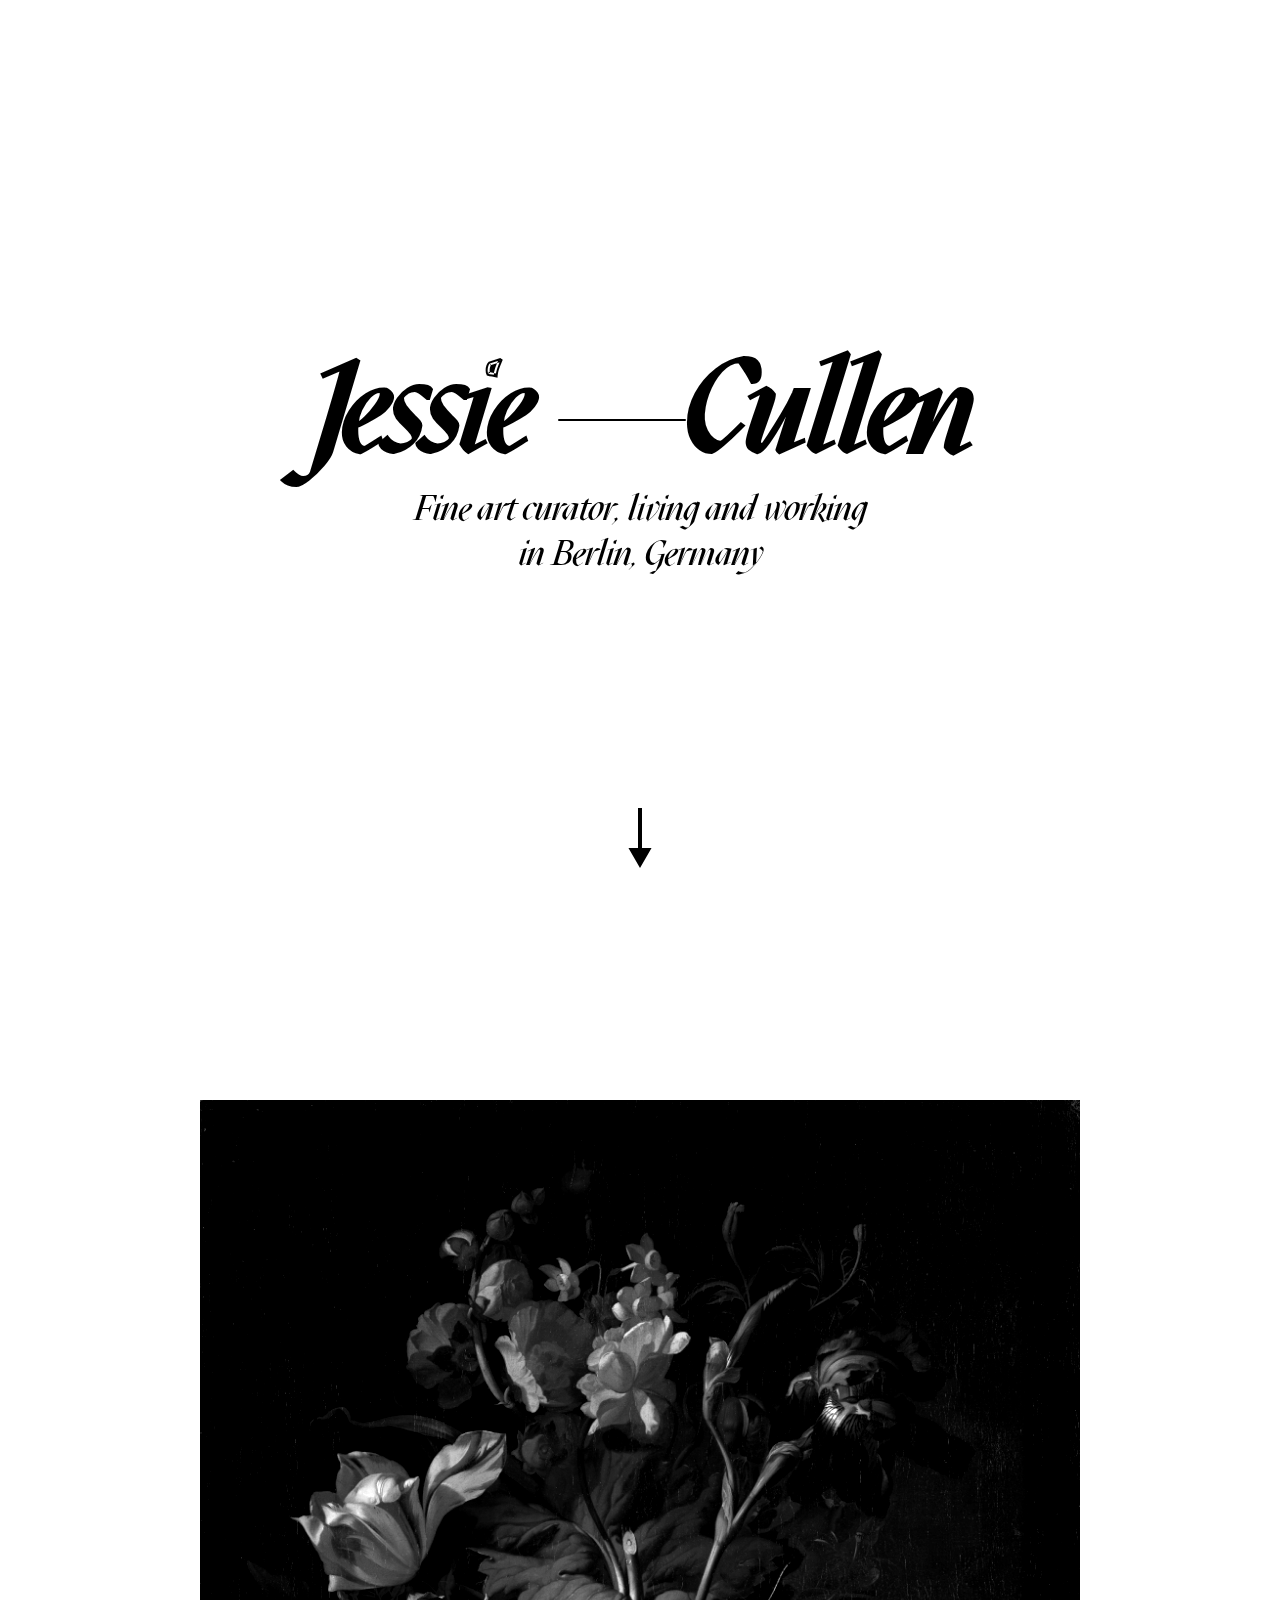
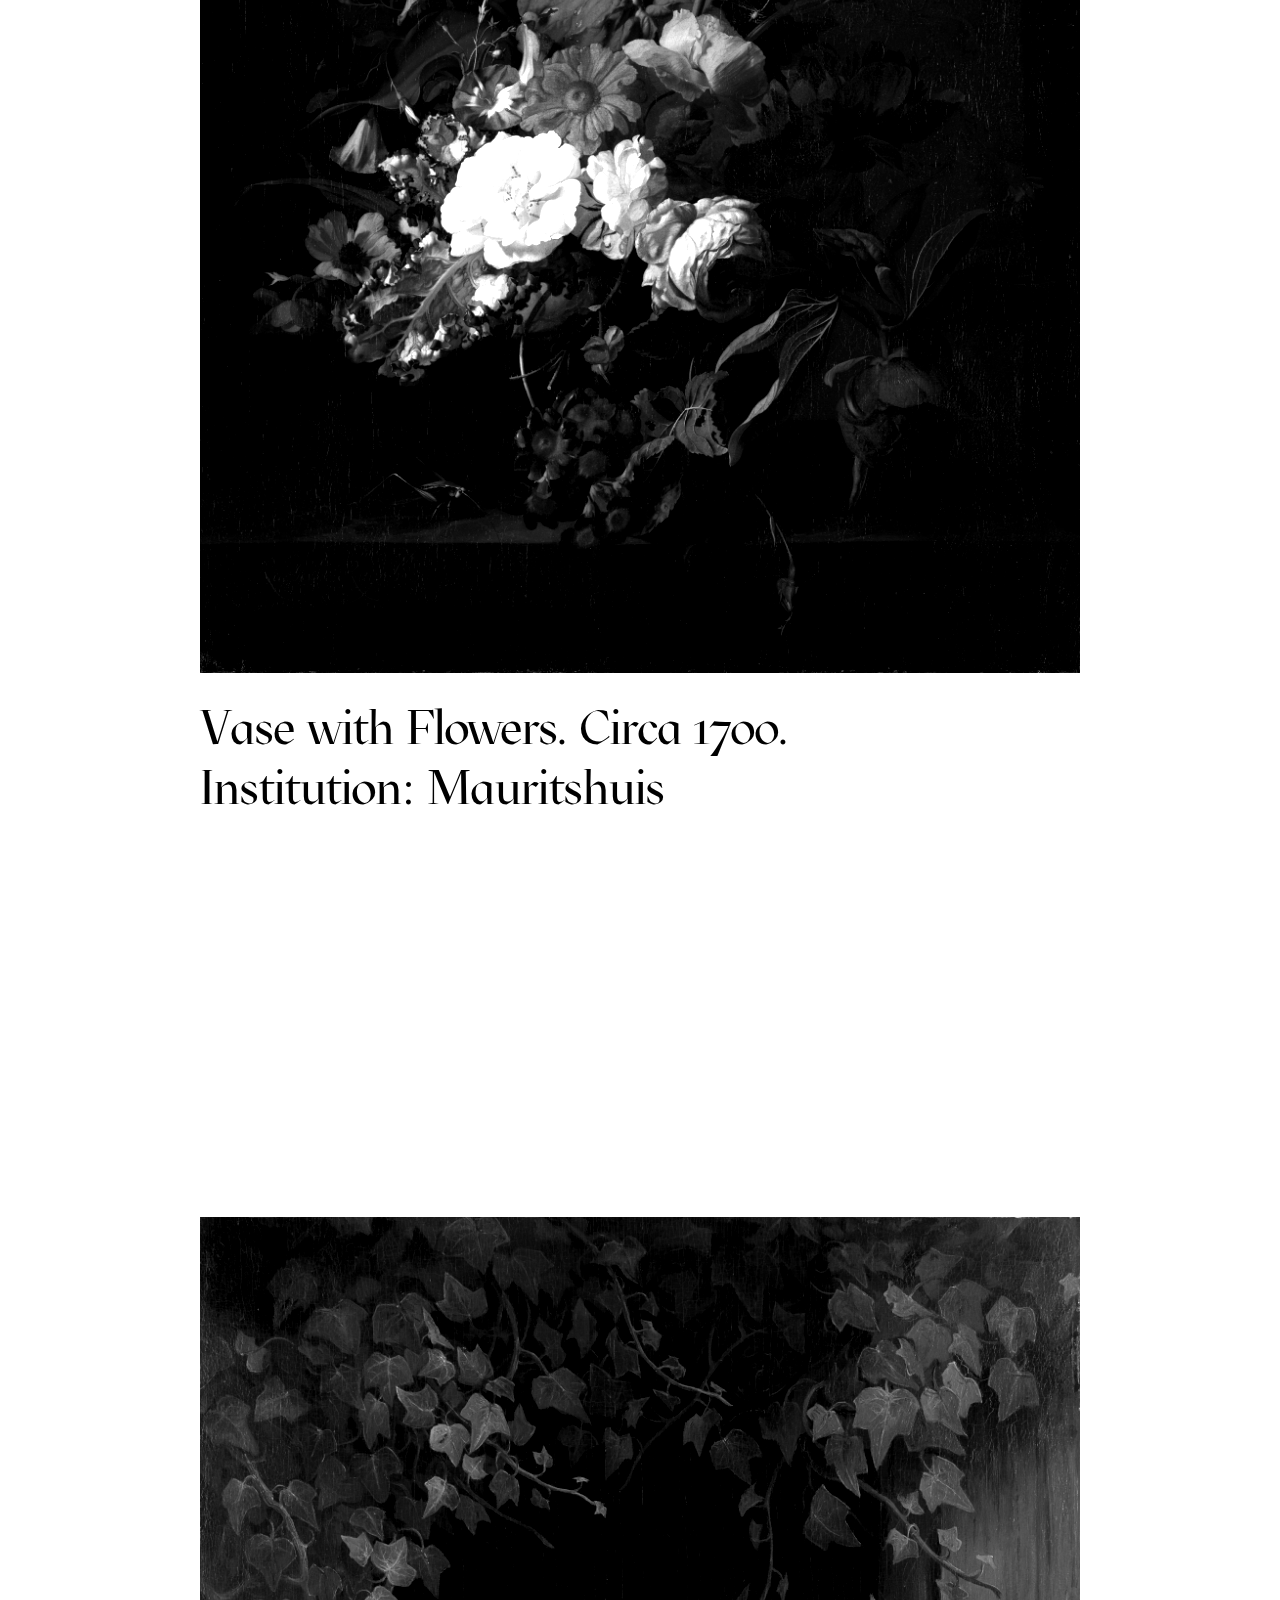
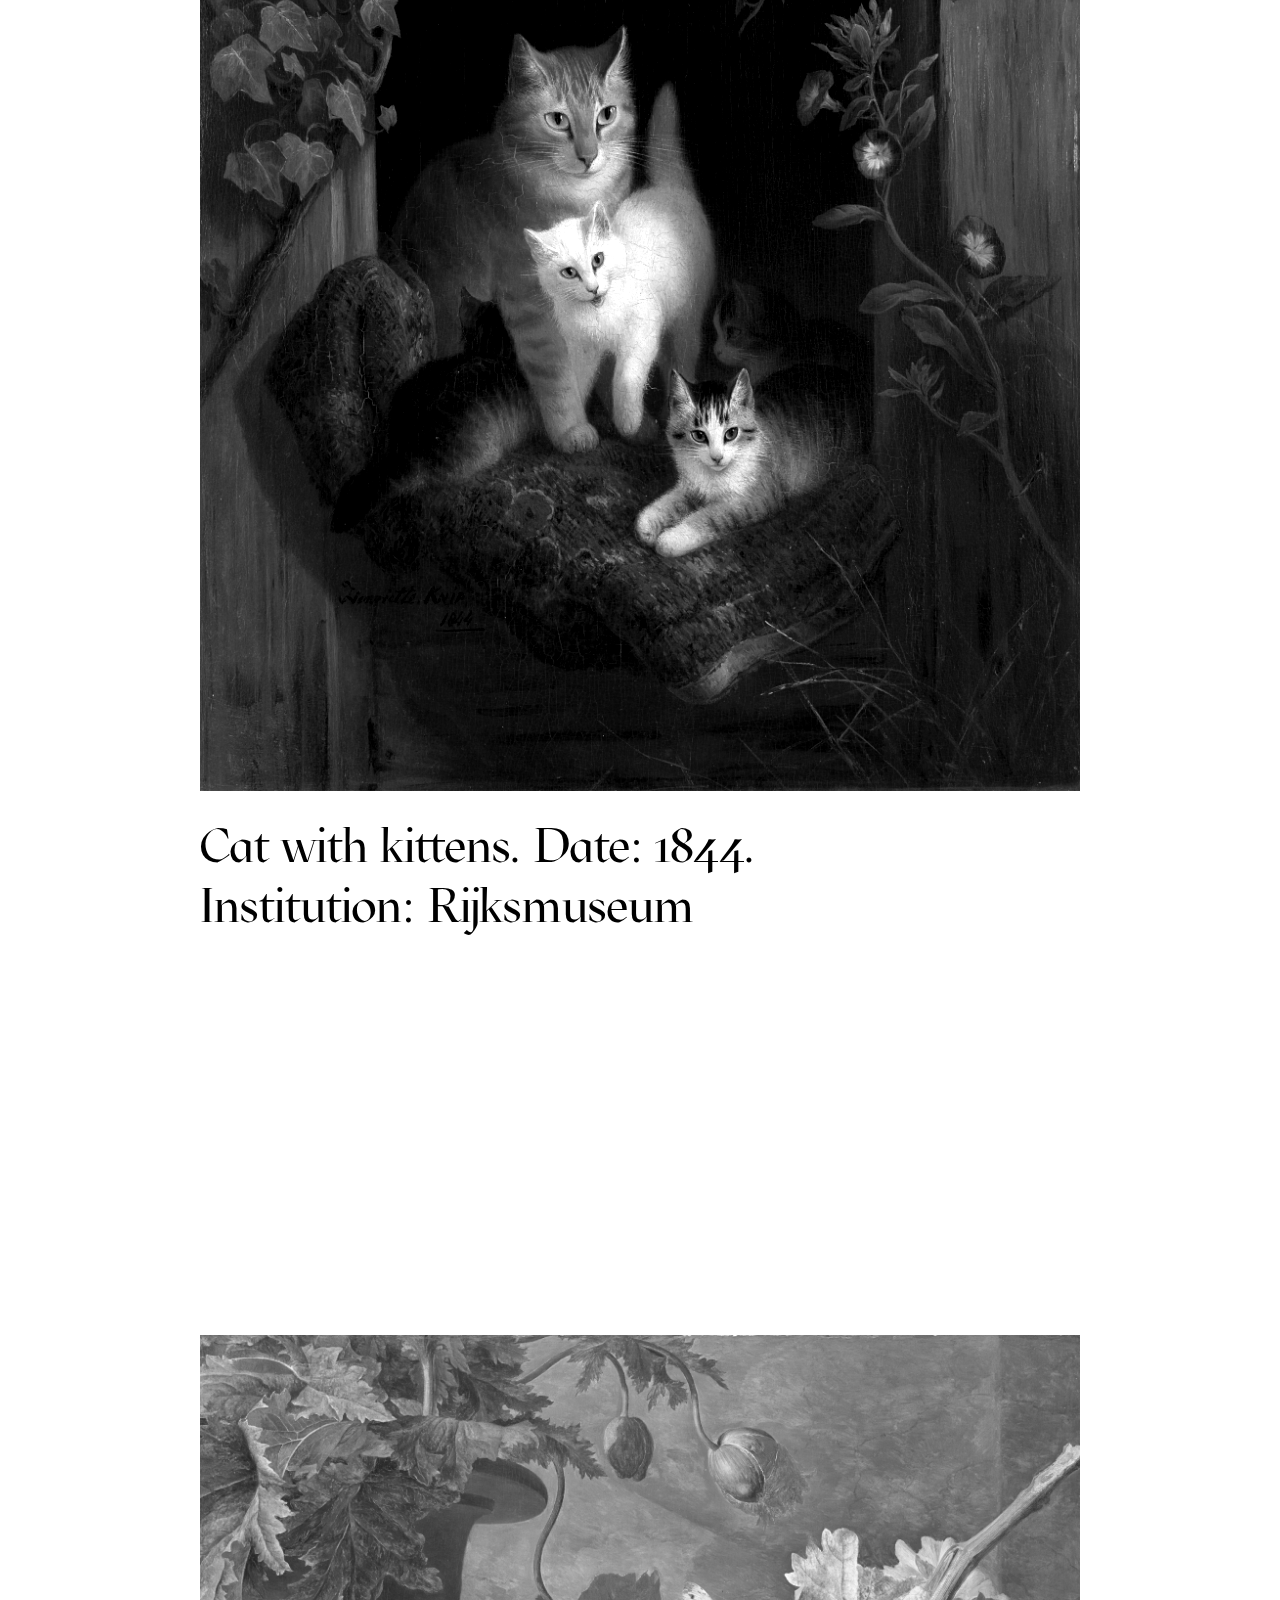
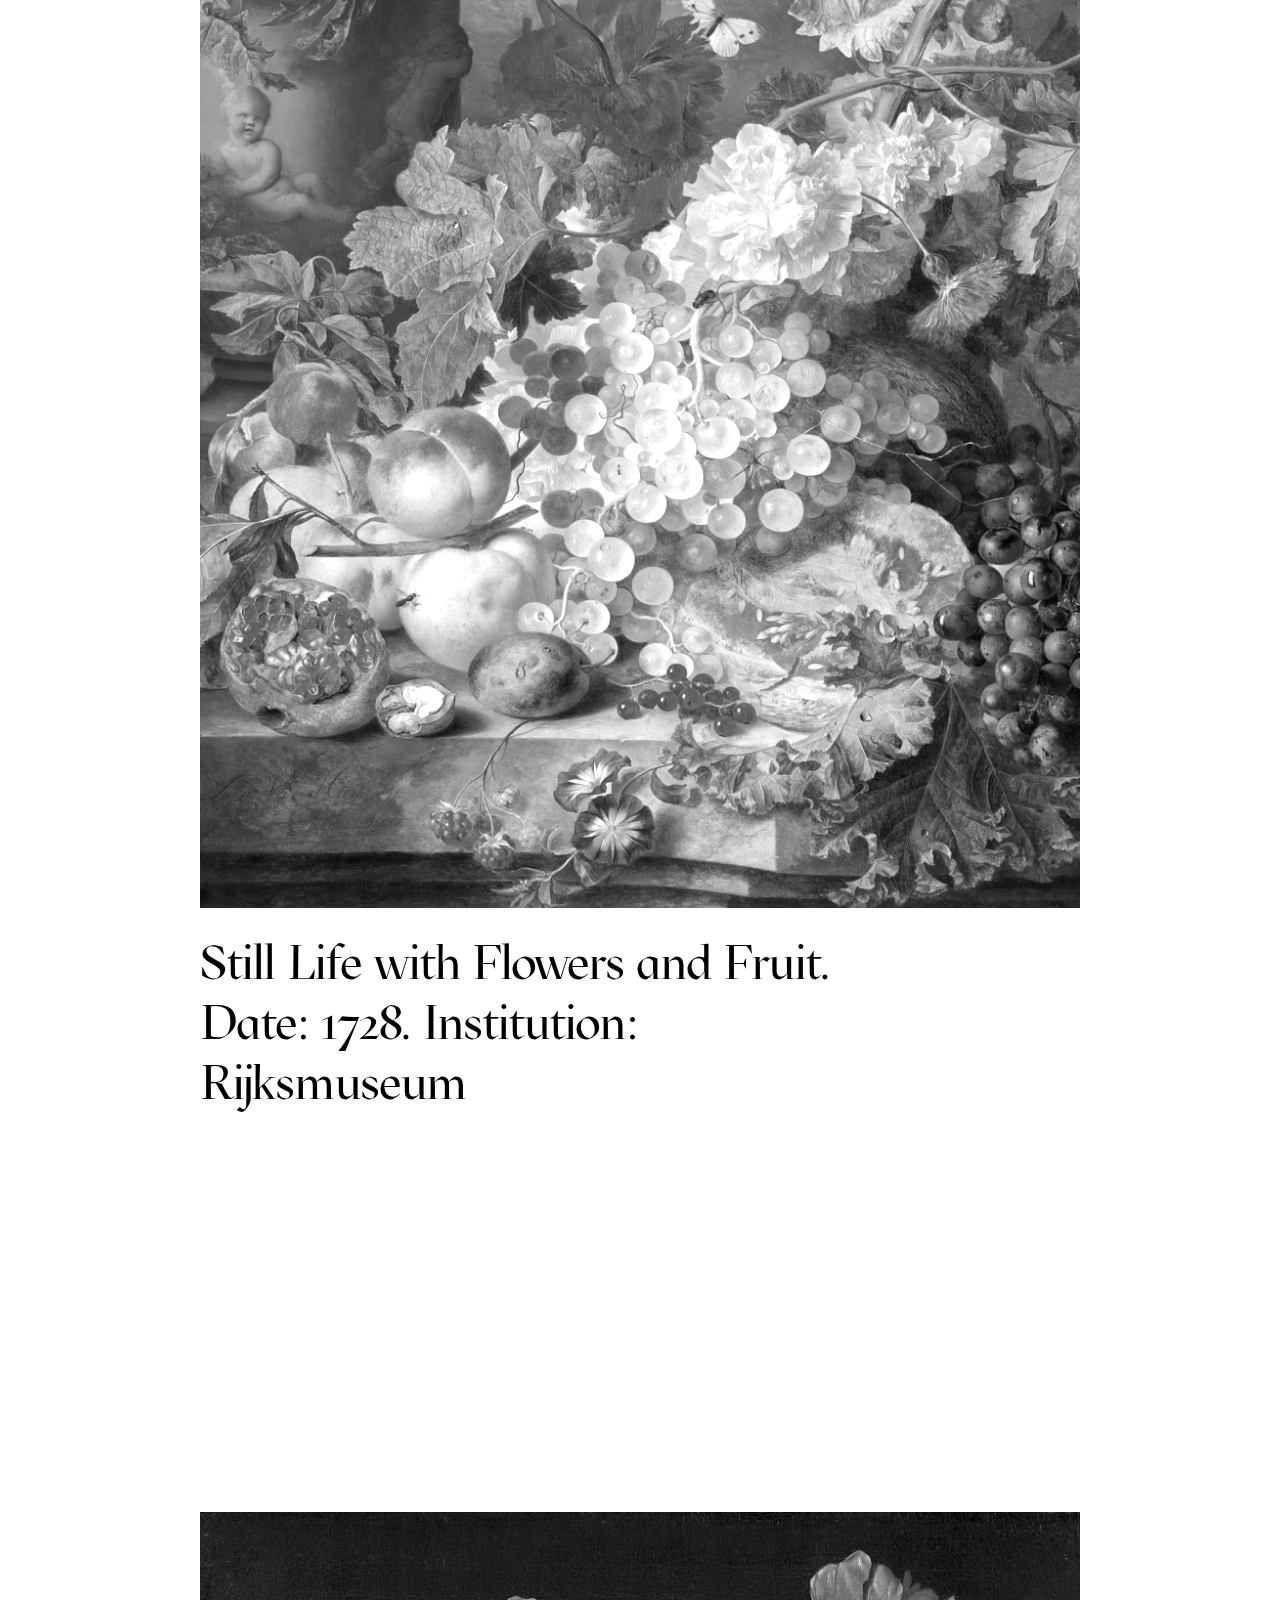
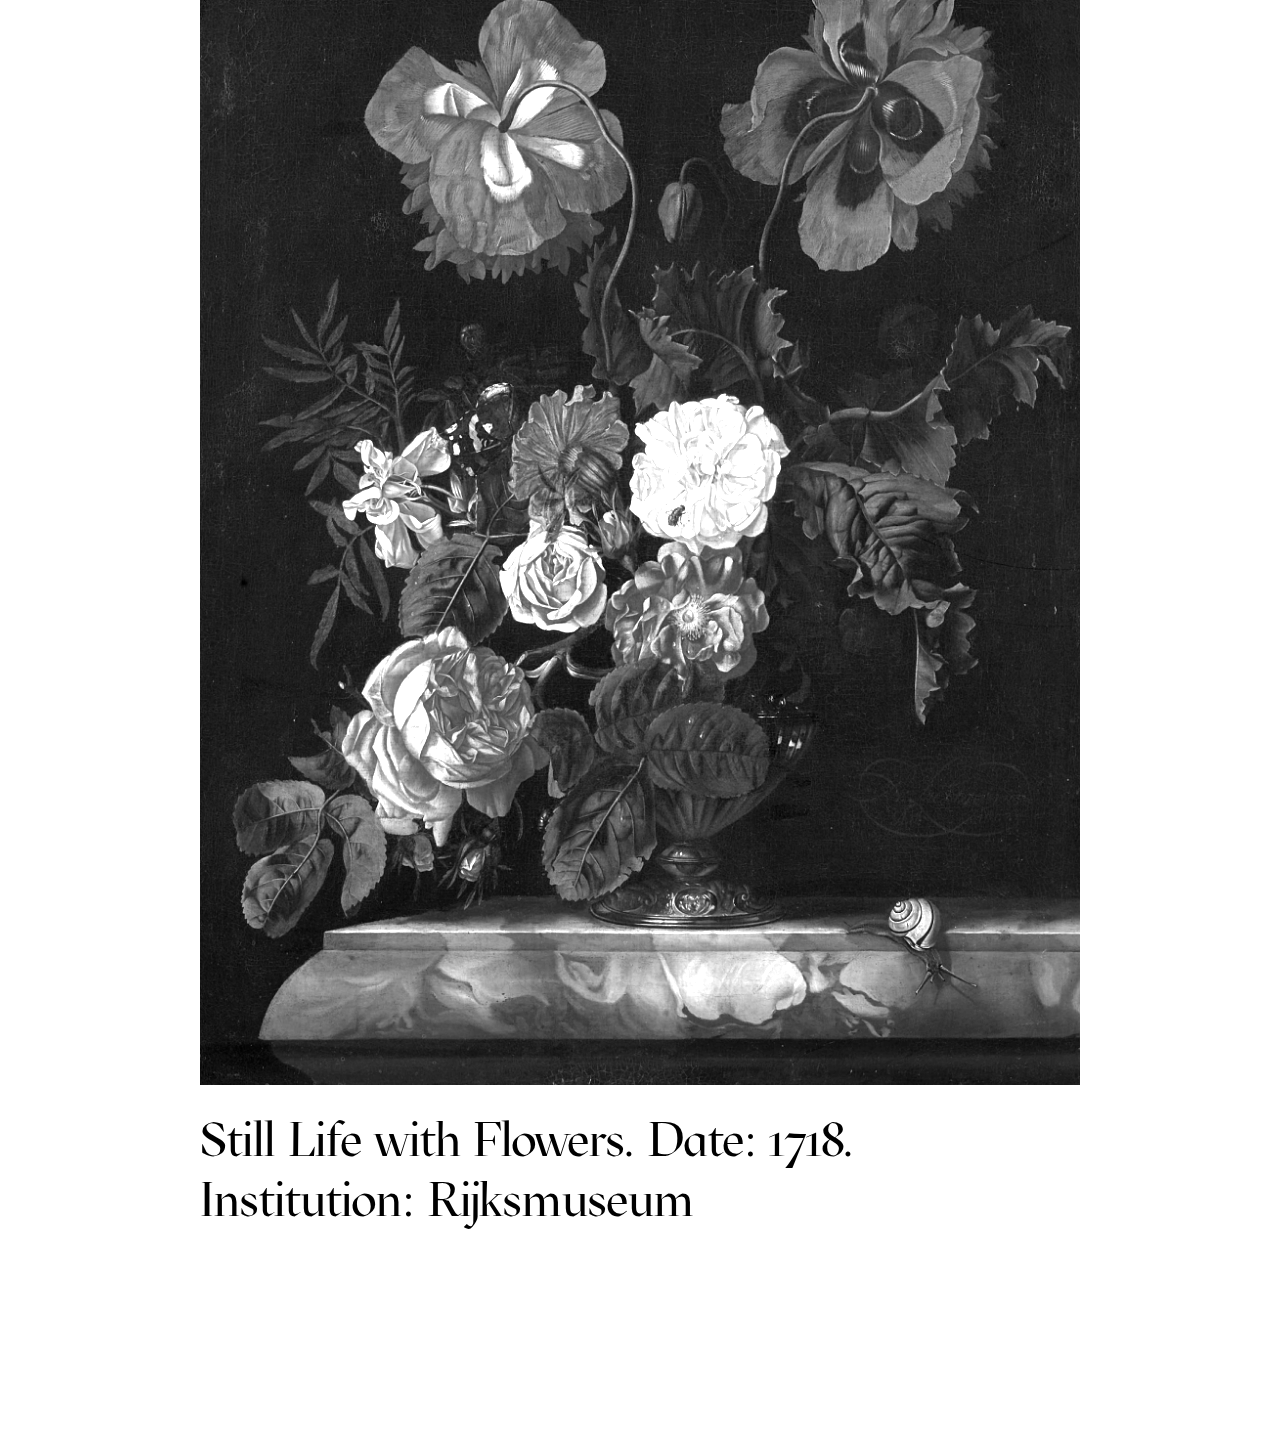
<file: 02jessie-cullen/index.html>
<!doctype html>
<html>

<head>
    <meta charset="utf-8">
    <meta http-equiv="X-UA-Compatible" content="IE=edge">
    <title></title>
    <meta name="description" content="">
    <meta name="viewport" content="width=device-width, initial-scale=1">
    <link rel="stylesheet" href="css/_base.css">
    <link rel="stylesheet" href="css/style.css">
    <script defer src="js/jessie.js"></script>
</head>

<body>

    <svg viewBox="0 0 1000 1000" preserveAspectRatio="xMidYMid slice">
        <!-- Original Height 300 and width 268 -->
        <!-- x= 1000 - 300/ 2 =350, y= 1000 - 268 / 2 = 366, so now the shape is in the middle, but we must change to (500, 500) after new file export-->
        <!-- In figma we create a 1000 * 1000 frame and expand the blob shape from the center which will be the top left corner of the frame-->
        <g class="blob">
            <g transform="translate(1100,1100)">
                <path
                    d="M1578 26.5824C1578 641.239 1022.61 1269 400.955 1269C-220.696 1269 -1540 772.65 -1540 -161.09C-1540 -1094.83 -1084.77 -1222 452.402 -1222C1074.05 -1222 1578 -588.074 1578 26.5824Z"
                    fill="#f9868d" />
            </g>
            <g transform="translate(-100, -100)">
                <path
                    d="M1663.05 170.677C1663.05 1030.49 258.097 1486 -341.248 1486C-940.592 1486 -1663 844.461 -1663 244.755C-1663 -354.951 -951.565 -2124.12 -115.539 -1244.02C657.022 -349.996 1663.05 -1130.4 1663.05 170.677Z"
                    fill="#f9868d" />
            </g>
        </g>

        <g class="blob">
            <g transform="translate(-100, -100)">
                <path
                    d="M1663.05 170.677C1663.05 1030.49 258.097 1486 -341.248 1486C-940.592 1486 -1663 844.461 -1663 244.755C-1663 -354.951 -951.565 -2124.12 -115.539 -1244.02C657.022 -349.996 1663.05 -1130.4 1663.05 170.677Z"
                    fill="#8652ff" />
            </g>
            <g transform="translate(500, 1100)">
                <path
                    d="M1663.05 170.677C1663.05 1030.49 258.097 1486 -341.248 1486C-940.592 1486 -1663 844.461 -1663 244.755C-1663 -354.951 -951.565 -2124.12 -115.539 -1244.02C657.022 -349.996 1663.05 -1130.4 1663.05 170.677Z"
                    fill="#8652ff" />
            </g>
        </g>

        <g transform="translate(1100,1100)" class="blob">
            <path
                d="M1578 26.5824C1578 641.239 1022.61 1269 400.955 1269C-220.696 1269 -1540 772.65 -1540 -161.09C-1540 -1094.83 -1084.77 -1222 452.402 -1222C1074.05 -1222 1578 -588.074 1578 26.5824Z"
                fill="#ff4141" />
        </g>

        <g transform="translate(-100, -100)" class="blob">
            <path
                d="M1663.05 170.677C1663.05 1030.49 258.097 1486 -341.248 1486C-940.592 1486 -1663 844.461 -1663 244.755C-1663 -354.951 -951.565 -2124.12 -115.539 -1244.02C657.022 -349.996 1663.05 -1130.4 1663.05 170.677Z"
                fill="#ffffff" />
        </g>

    </svg>


    <header>
        <h1>
            Jessie <span></span>Cullen
        </h1>
        <h2>
            Fine art curator, living and working in Berlin, Germany
        </h2>
    </header>

    <img class="arrow" src="assets/img/arrow.svg" alt="">

    <section>
        <figure>
            <img src="assets/img/image1.jpg" srcset="assets/img/image1.jpg, assets/img/image1-2x.jpg"
                alt="Vase with Flowers. Circa 1700. Institution: Mauritshuis">
            <figcaption>Vase with Flowers. Circa 1700. Institution: Mauritshuis</figcaption>
        </figure>
    </section>


    <section class="dark">
        <figure>
            <img src="assets/img/image2.jpg" srcset="assets/img/image2.jpg, assets/img/image2-2x.jpg"
                alt="Cat with kittens. Date: 1844. Institution: Rijksmuseum">
            <figcaption>Cat with kittens. Date: 1844. Institution: Rijksmuseum</figcaption>
        </figure>
    </section>


    <section>
        <figure>
            <img src="assets/img/image3.jpg" srcset="assets/img/image3.jpg, assets/img/image3-2x.jpg"
                alt="Still Life with Flowers and Fruit. Date: 1728. Institution: Rijksmuseums">
            <figcaption>Still Life with Flowers and Fruit. Date: 1728. Institution: Rijksmuseum</figcaption>
        </figure>
    </section>


    <section>
        <figure>
            <img src="assets/img/image4.jpg" srcset="assets/img/image4.jpg, assets/img/image4-2x.jpg"
                alt="Still Life with Flowers. Date: 1718. Institution: Rijksmuseum">
            <figcaption>Still Life with Flowers. Date: 1718. Institution: Rijksmuseum</figcaption>
        </figure>
    </section>


</body>

</html>
</file>
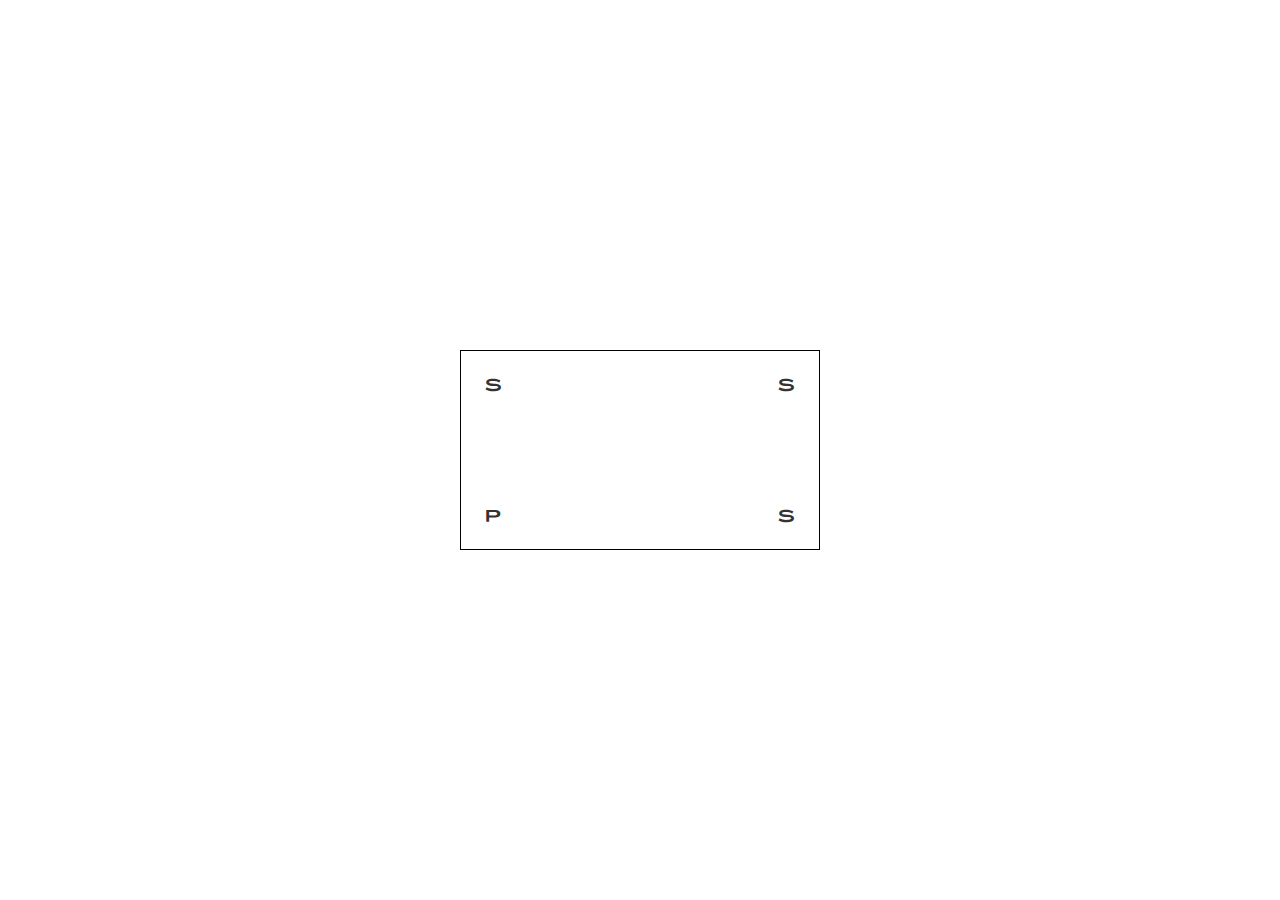
<file: 05seal-street/index.html>
<!doctype html>

<html>

<head>
    <meta charset="utf-8">
    <meta http-equiv="X-UA-Compatible" content="IE=edge">
    <title>Seal Street</title>
    <meta name="description" content="">
    <meta name="viewport" content="width=device-width, initial-scale=1">
    <link rel="stylesheet" href="css/_base.css">
    <link rel="stylesheet" href="css/style.css">
    <script defer src="js/show.js"></script>
    <!-- <script defer src="js/gsap.min.js"></script> -->
</head>

<body>

    <div class="intro">
        <div class="box">
            <div class="column">
                <span>S</span>
                <span>S</span>
            </div>
            <div class="column">
                <span>P</span>
                <span>S</span>
            </div>
        </div>
    </div>

    <main>
        <section>
            <figure>
                <div>
                    <img src="assets/img/image1.jpg" srcset="assets/img/image1.jpg, assets/img/image1-2x.jpg 2x"
                        alt="Image of Person">
                </div>
                <figcaption>
                    <h1>Seal Street</h1>
                    <p>Photo studio</p>
                </figcaption>
            </figure>
        </section>

        <section class="alternate">
            <figure>
                <figcaption>
                    <h1>Seal Street</h1>
                    <p>Photo studio</p>
                </figcaption>
                <div>
                    <img src="assets/img/image2.jpg" srcset="assets/img/image2.jpg, assets/img/image2-2x.jpg 2x"
                        alt="Image of Person">
                </div>
            </figure>
        </section>

        <section>
            <figure>
                <div>
                    <img src="assets/img/image3.jpg" srcset="assets/img/image3.jpg, assets/img/image3-2x.jpg 2x"
                        alt="Image of Person">
                </div>
            </figure>
        </section>

        <section class="alternate">
            <figure>
                <div>
                    <img src="assets/img/image4.jpg" srcset="assets/img/image4.jpg, assets/img/image4-2x.jpg 2x"
                        alt="Image of Person">
                </div>
            </figure>
        </section>

        <section>
            <figure>
                <figcaption>
                    <p>@sealstreetphoto</p>
                    <p>On Instagram</p>
                </figcaption>
                <div>
                    <img src="assets/img/image5.jpg" srcset="assets/img/image5.jpg, assets/img/image5-2x.jpg 2x"
                        alt="Image of Person">
                </div>
            </figure>
        </section>
    </main>
</body>

</html>
</file>
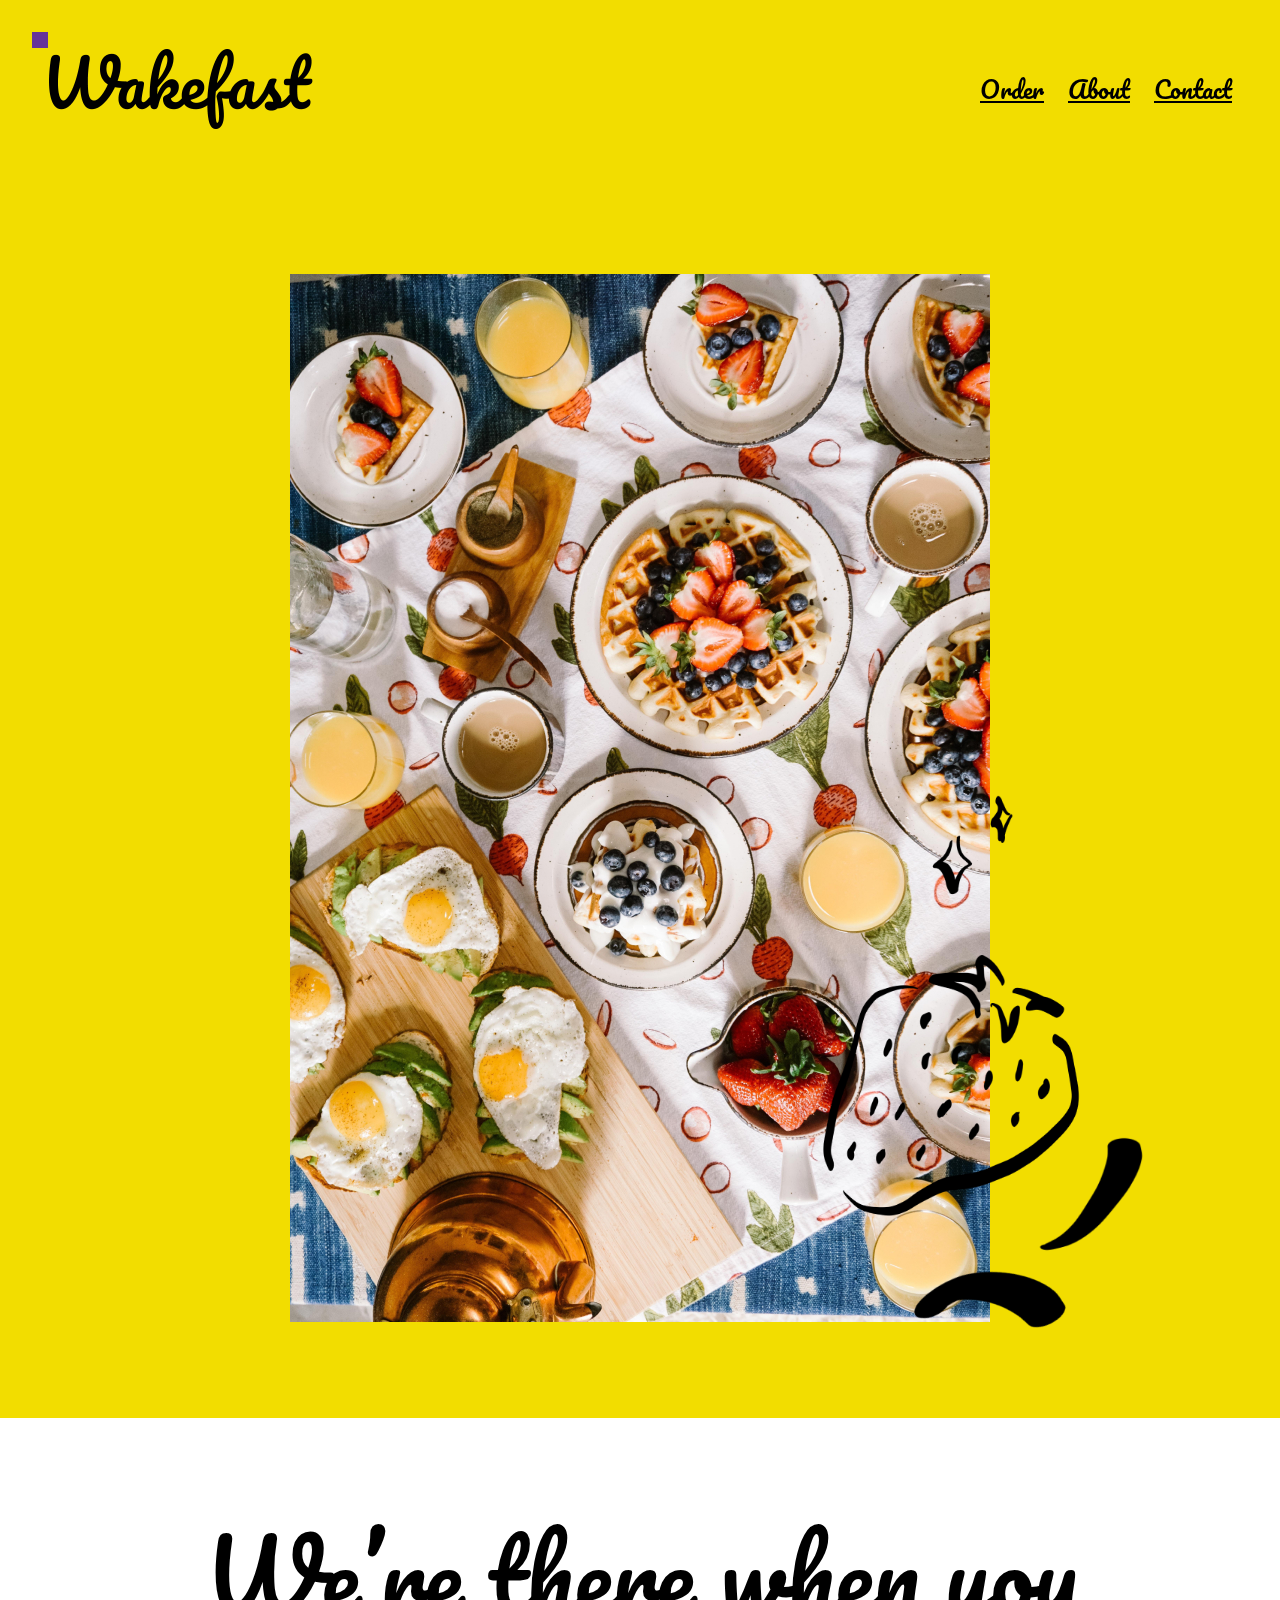
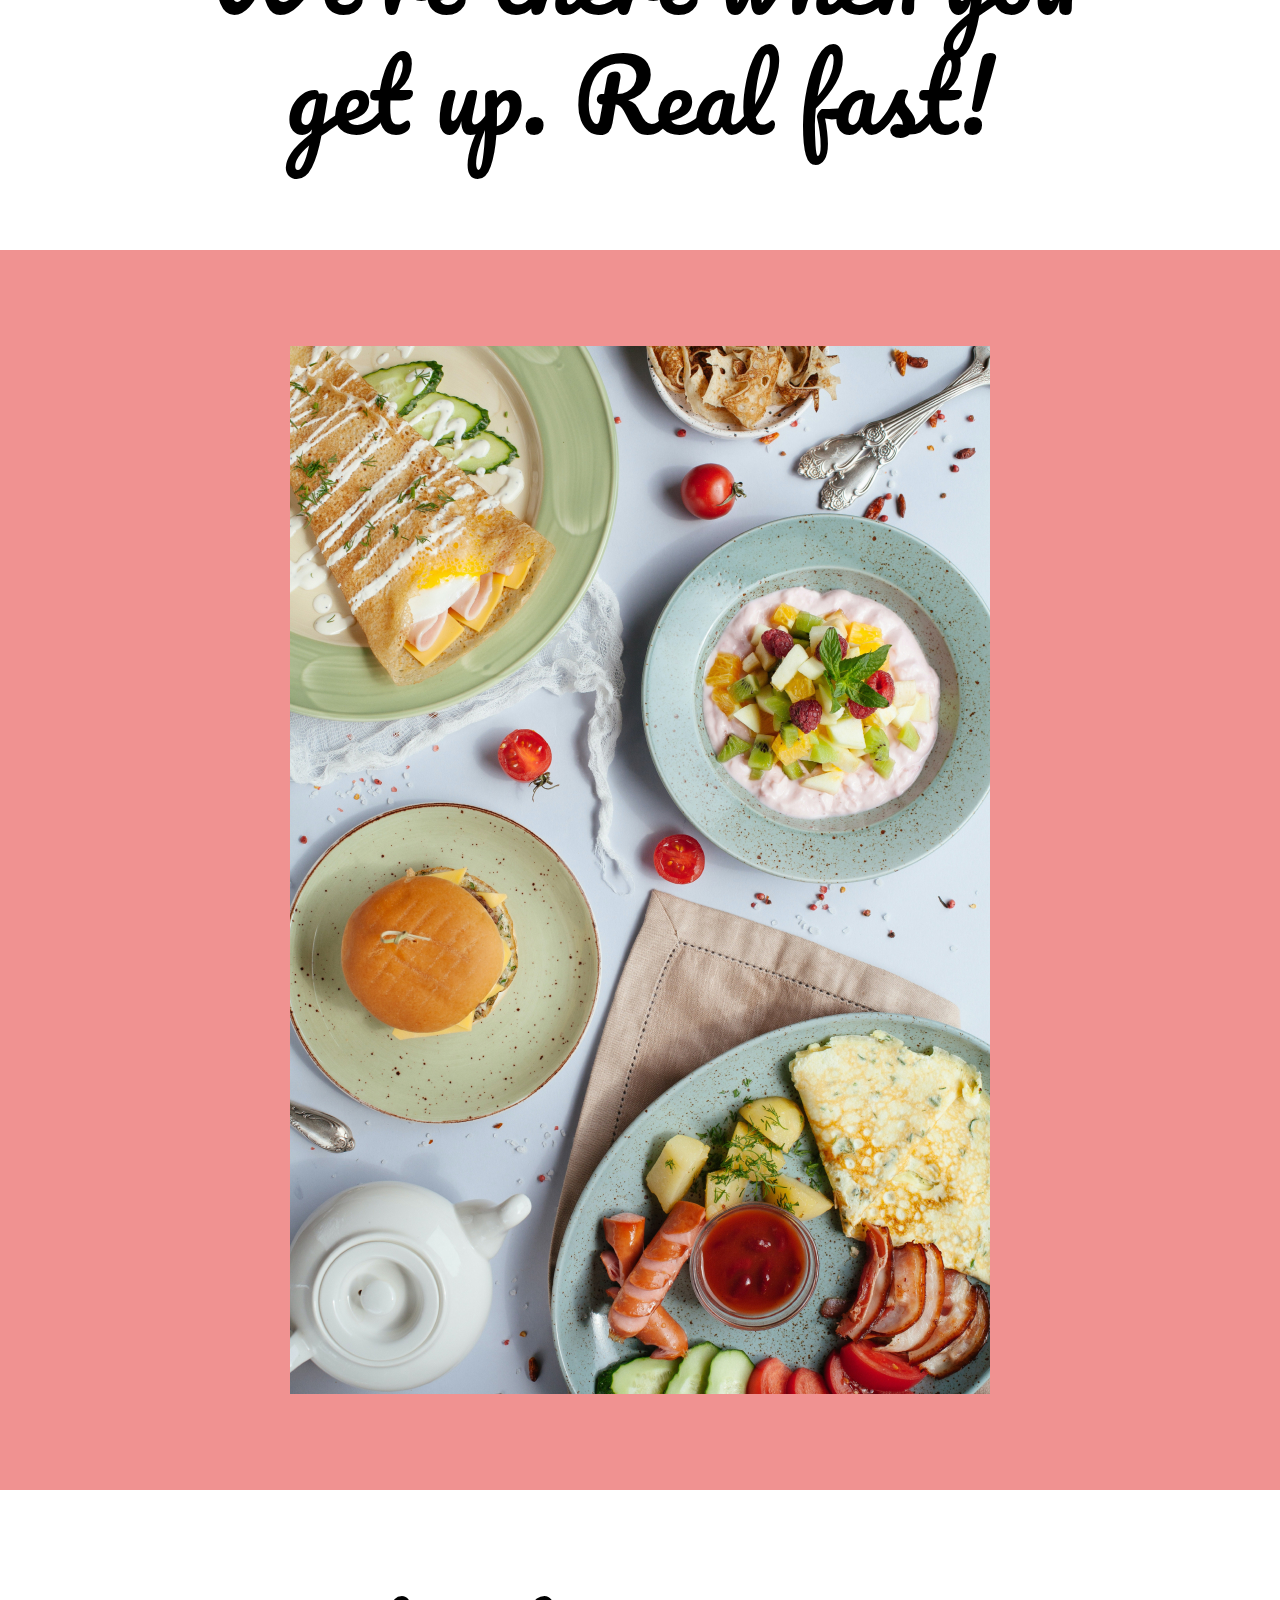
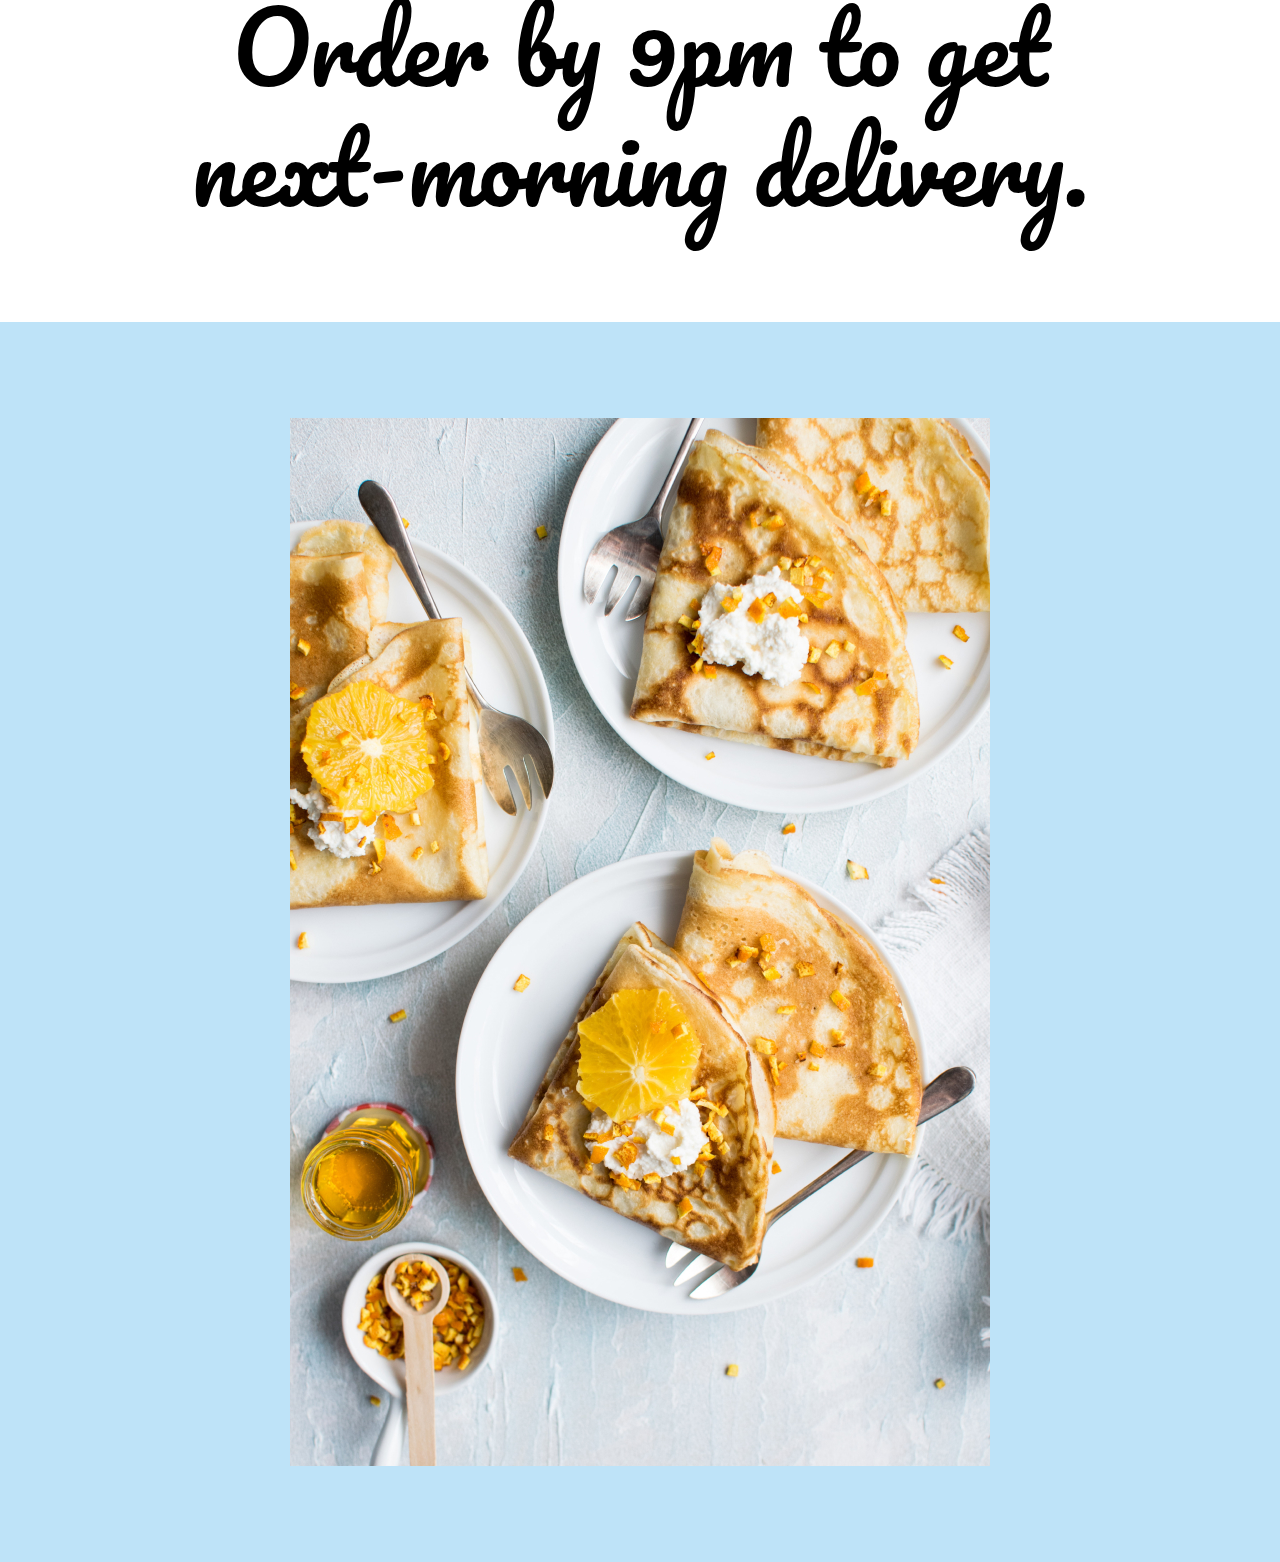
<file: 06wakefast/index.html>
<doctype html>
    <html>

    <head>
        <meta charset="utf-8">
        <meta http-equiv="X-UA-Compatible" content="IE=edge">
        <title></title>
        <meta name="description" content="">
        <meta name="viewport" content="width=device-width, initial-scale=1">
        <link rel="stylesheet" href="css/_base.css">
        <link rel="stylesheet" href="css/styles.css">
        <script defer src="js/smooth.js"></script>
    </head>

    <body>
        <main>
            <header>
                <h1>
                    <img src="assets/wakefast-logo.png" alt="Wakefast-logo">
                </h1>
                <nav>
                    <a href="#">Order</a>
                    <a href="#">About</a>
                    <a href="#">Contact</a>
                </nav>
            </header>

            <section class="yellow">
                <figure>
                    <img src="assets/image1.jpg" alt="">
                    <figcaption>
                        <img src="assets/drawing1-1.png" alt="">
                        <img src="assets/drawing1-2.png" alt="">
                        <img src="assets/drawing1-3.png" alt="">
                    </figcaption>
                </figure>
            </section>

            <section>
                <h2>We’re there when you get up. Real fast!</h2>
            </section>

            <section class="salmon">
                <figure>
                    <img src="assets/image2.jpg" alt="">
                    <figcaption>
                        <img src="assets/drawing2-1.png" alt="">
                        <img src="assets/drawing2-2.png" alt="">
                        <img src="assets/drawing2-3.png" alt="">
                    </figcaption>
                </figure>
            </section>

            <section>
                <h2>Order by 9pm to get next-morning delivery.</h2>
            </section>

            <section class="baby-blue">
                <figure>
                    <img src="assets/image3.jpg" alt="">
                    <figcaption>
                        <img src="assets/drawing3-1.png" alt="">
                        <img src="assets/drawing3-2.png" alt="">
                        <img src="assets/drawing3-3.png" alt="">
                    </figcaption>
                </figure>
            </section>
        </main>

        <div class="cursor">
            
        </div>

    </body>

    </html>
</file>
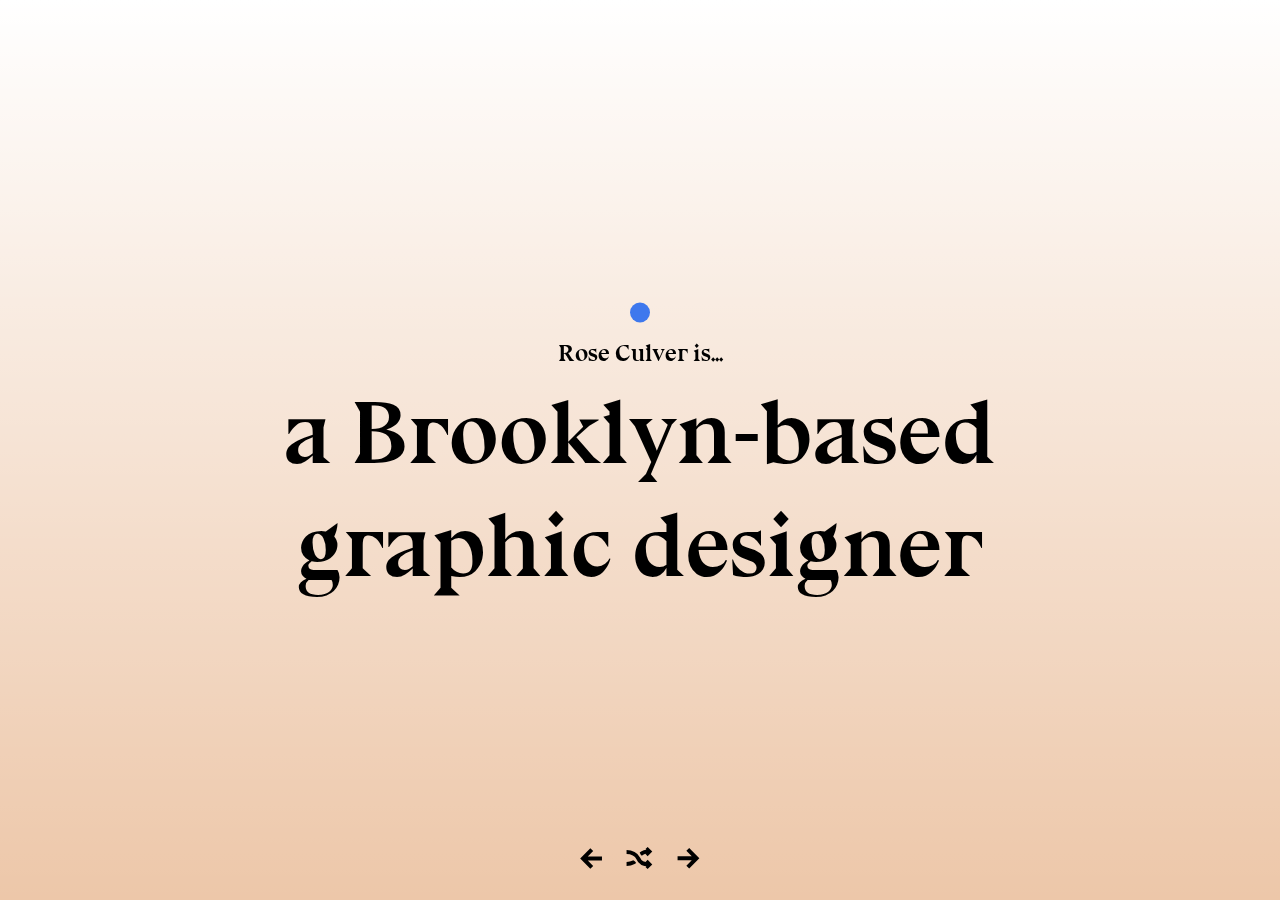
<file: js-for-designers/01rose-culver/index.html>
<!DOCTYPE html>
<html lang="en">

<head>
    <meta charset="UTF-8">
    <meta http-equiv="X-UA-Compatible" content="IE=edge">
    <meta name="viewport" content="width=device-width, initial-scale=1.0">
    <link rel="preconnect" href="https://fonts.googleapis.com">
    <link rel="preconnect" href="https://fonts.gstatic.com" crossorigin>
    <link href="https://fonts.googleapis.com/css2?family=Questrial&display=swap" rel="stylesheet">
    <link rel="stylesheet" href="style/_base.css">
    <link rel="stylesheet" href="style/style.css">
    <title>Rose Culver</title>
    <script src="pages.js"></script>
</head>

<body>
    <section>
        <div class='circle'></div>
        <h1>Rose Culver is...</h1>
        <h2>a Brooklyn-based graphic designer</h2>
    </section>
    <footer>
        <img src="assets/images/prev.svg" alt="Previous" class='prev'>
        <img src="assets/images/random.svg" alt="Random" class='random'>
        <img src="assets/images/next.svg" alt="Next" class='next'>
    </footer>
</body>

</html>
</file>
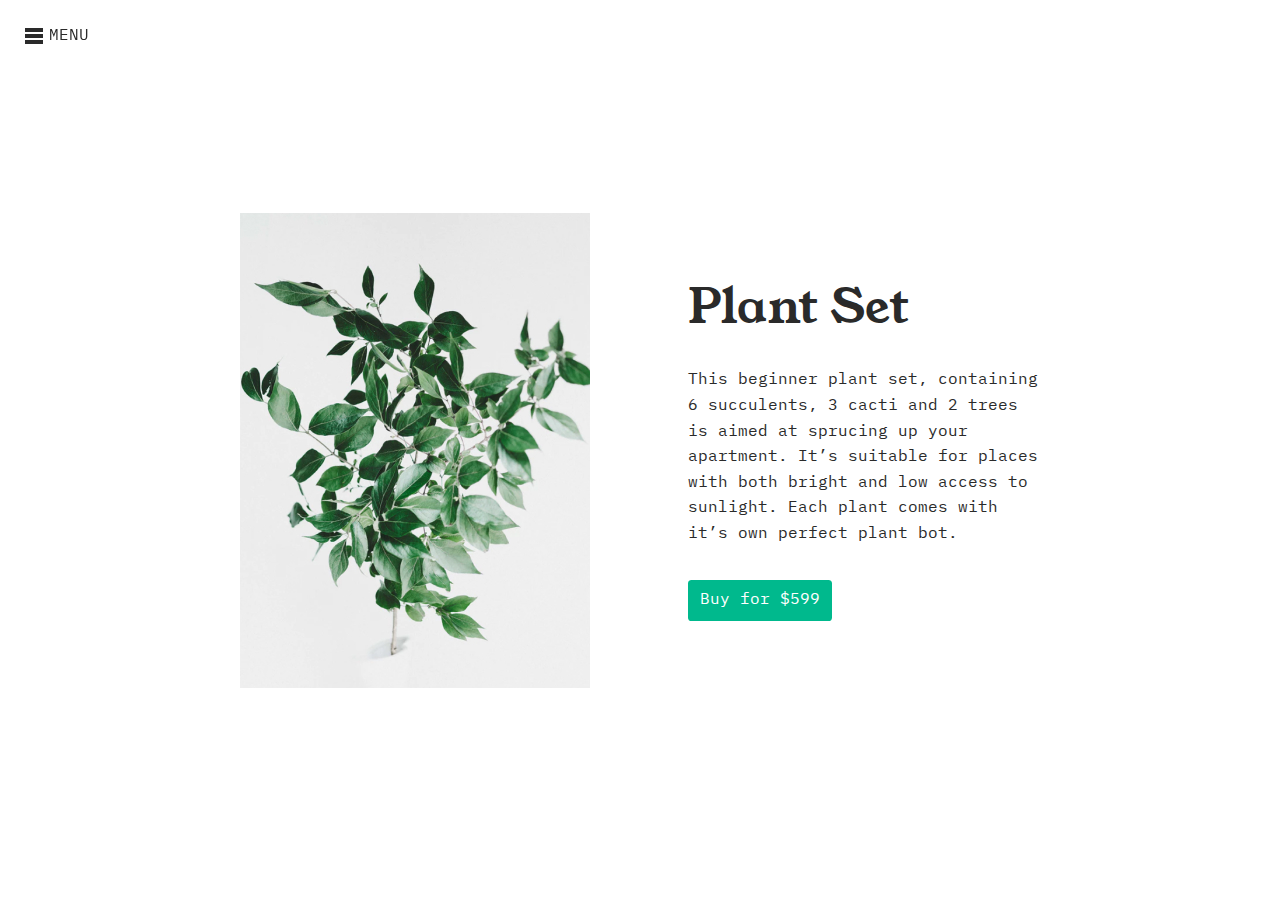
<file: js-for-designers/02plant-life/index.html>
<!DOCTYPE html>
<html lang="en">

<head>
    <meta charset="UTF-8">
    <meta http-equiv="X-UA-Compatible" content="IE=edge">
    <meta name="viewport" content="width=device-width, initial-scale=1.0">
    <link rel="stylesheet" href="style/_base.css">
    <link rel="stylesheet" href="style/style.css">
    <script src="src/menu.js"></script>
    <script src="src/slides.js"></script>
    <title>Plant Life</title>
</head>

<body>
    <nav>
        <a href="shop.html">Shop</a>
        <a href="about.html">About</a>
        <a href="help.html">Help</a>
        <a href="blog.html">Blog</a>
    </nav>

    <main>
        <a href="#" class="toggle"><img src="assets/images/menu.svg" alt="menu">MENU</a>

        <section>
            <div class="slides">
                <img src="assets/images/plant1.jpg" srcset='assets/images/plant1.jpg, assets/images/plant1-2x.jpg 2x'
                    alt="green leafy plant">
                <img src="assets/images/plant2.jpg" srcset='assets/images/plant2.jpg, assets/images/plant2-2x.jpg 2x'
                    alt="green palm plant">
                <img src="assets/images/plant3.jpg" srcset='assets/images/plant3.jpg, assets/images/plant3-2x.jpg 2x'
                    alt="green leaf upclose">
                <img src="assets/images/plant4.jpg" srcset='assets/images/plant4.jpg, assets/images/plant4-2x.jpg 2x'
                    alt="palm leaves upclose">
                <img src="assets/images/plant5.jpg" srcset='assets/images/plant5.jpg, assets/images/plant5-2x.jpg 2x'
                    alt="bedroom scene with plants">
            </div>
            <div class="content">
                <h1>Plant Set</h1>
                <p>This beginner plant set, containing 6 succulents, 3 cacti and 2 trees is aimed at sprucing up your
                    apartment. It’s suitable for places with both bright and low access to sunlight. Each plant comes
                    with it’s own perfect plant bot.</p>
                <a href="shop.html" class="button">Buy for $599</a>
            </div>
        </section>

    </main>
</body>

</html>
</file>
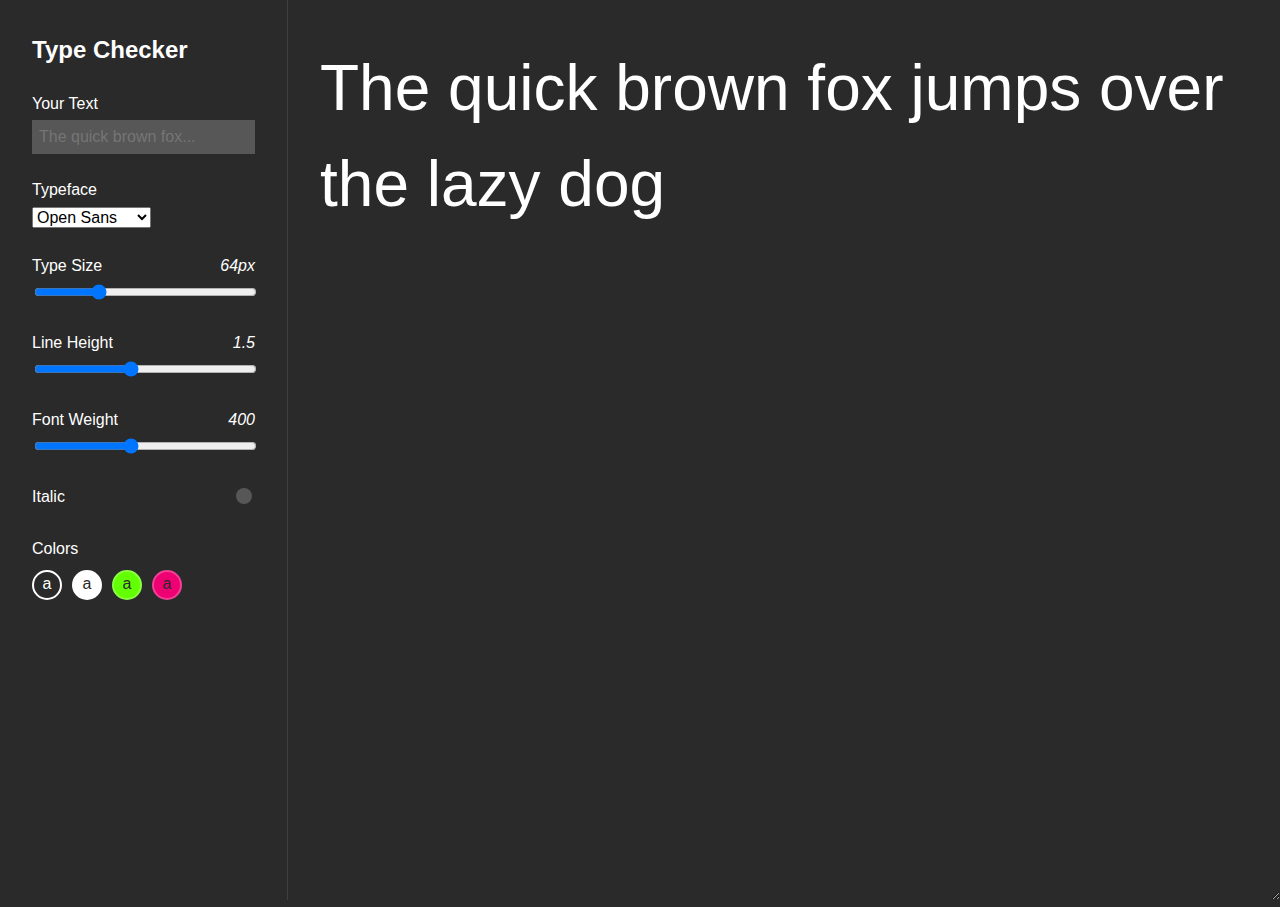
<file: js-for-designers/03type-checker/index.html>
<!DOCTYPE html>
<html lang="en">

<head>
    <meta charset="UTF-8">
    <meta http-equiv="X-UA-Compatible" content="IE=edge">
    <meta name="viewport" content="width=device-width, initial-scale=1.0">
    <link rel='stylesheet' href='https://www.cnap.fr/sites/faune/styles/faune-fontes.css'>
    <link rel="stylesheet" href="style/_base.css">
    <link rel="stylesheet" href="style/style.css">
    <script defer src="js/typechecker.js"></script>
    <title>Type Checker</title>
</head>

<body>
    <section class="options">
        <h1>Type Checker</h1>
        <div class="option">
            <label>Your Text</label>
            <input type="text" name="sentence" placeholder="The quick brown fox...">
        </div>

        <div class="option">
            <label>Typeface</label>
            <select name="typeface">
                <option value="Open Sans">Open Sans</option>
                <option value="Prompt">Prompt</option>
                <option value="Taviraj">Taviraj</option>
                <option value="Roboto Mono">Roboto Mono</option>
            </select>
        </div>

        <div class="option">
            <label>Type Size <span class="typesize-output">64px</span></label>
            <input type="range" name="typesize" min=12 max=200 value=64>
        </div>

        <div class="option">
            <label>Line Height <span class="lineheight-output">1.5</span></label>
            <input type="range" name="lineheight" min=0.75 max=2.5 value=1.5 step=0.25>
        </div>

        <div class="option">
            <label>Font Weight <span class="fontweight-output">400</span></label>
            <input type="range" name="fontweight" min=100 max=800 value=400 step=100>
        </div>

        <div class="option checkbox">
            <label>Italic</label>
            <input type="checkbox" name="italic">
        </div>

        <div class="option">
            <label>Colors</label>
            <div class="colors">
                <div style="background-color: #2a2a2a; color: #ffffff;" class="selected">a</div>
                <div style="background-color: #ffffff; color: #2a2a2a;">a</div>
                <div style="background-color: #63ff03; color: #2a2a2a;">a</div>
                <div style="background-color: #ee0073; color: #2a2a2a;">a</div>
            </div>
        </div>
    </section>

    <section>
        <textarea class="output">The quick brown fox jumps over the lazy dog</textarea>
    </section>
</body>

</html>
</file>
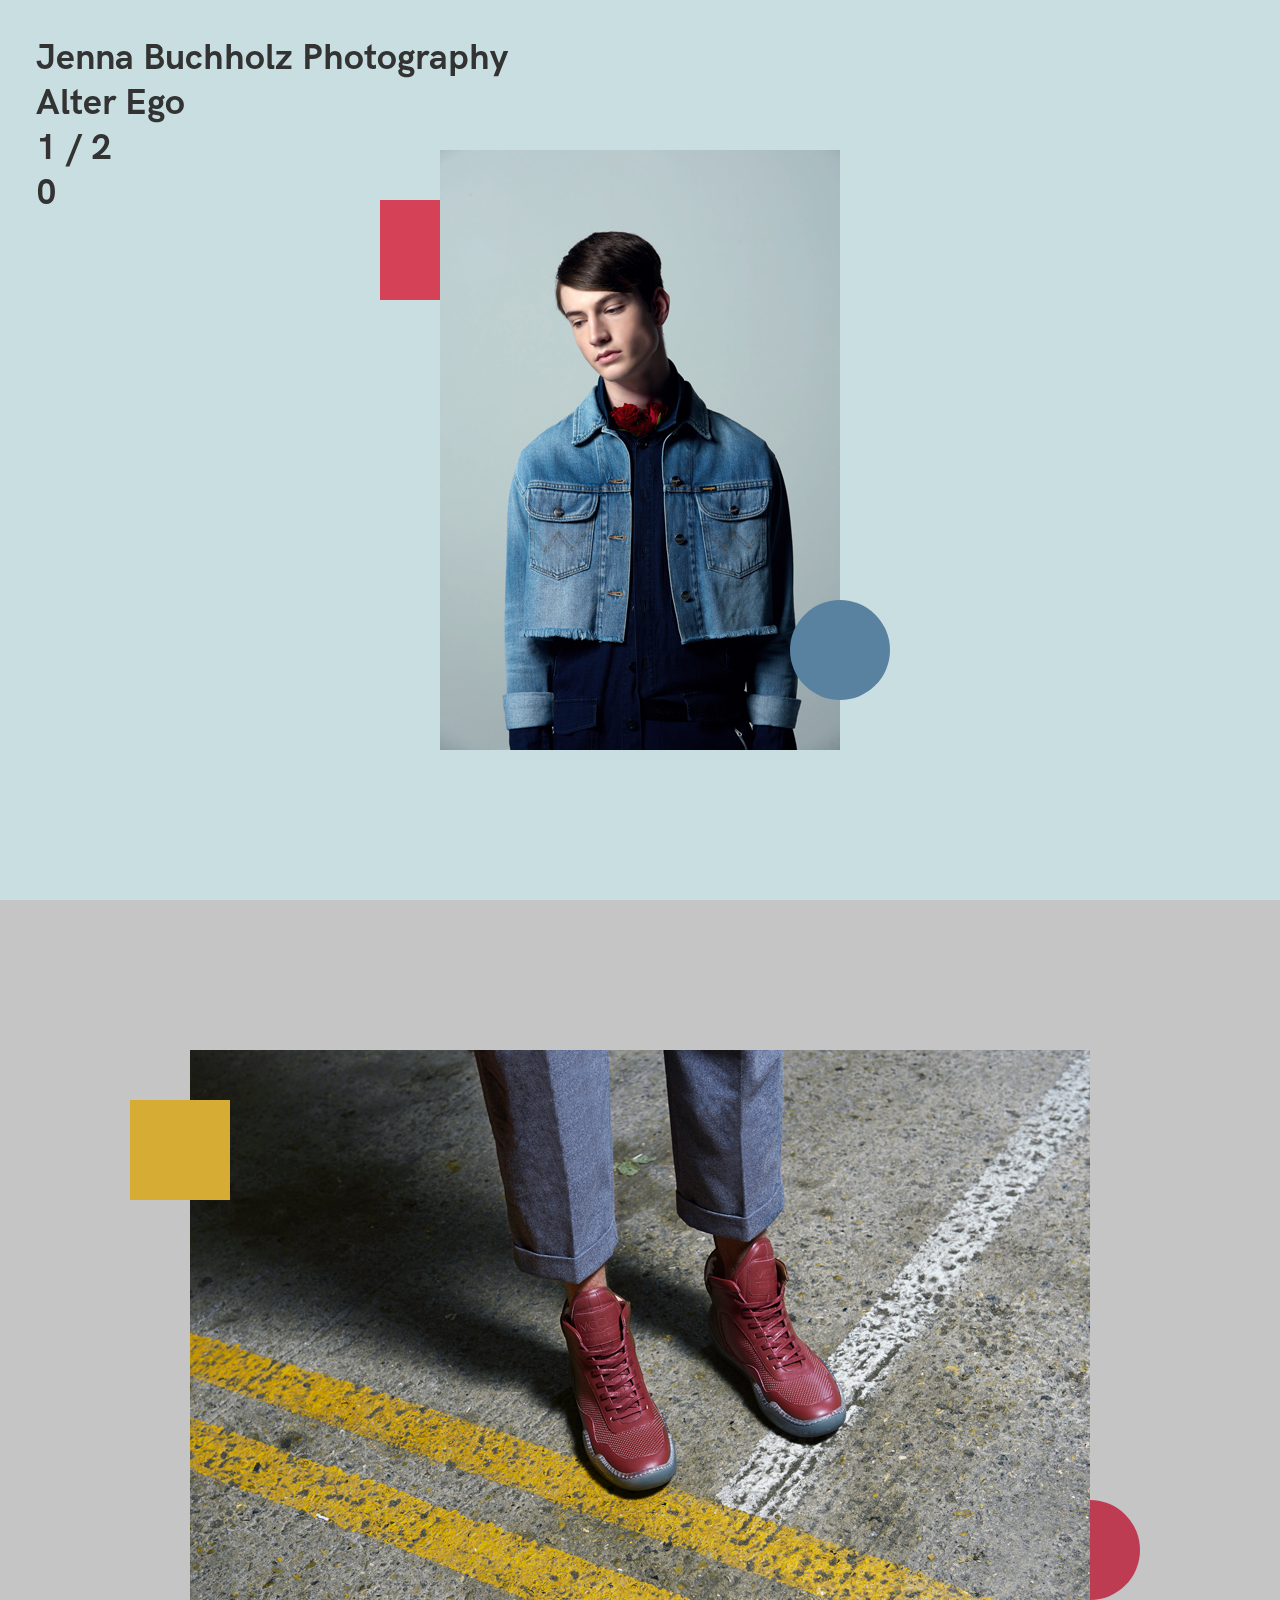
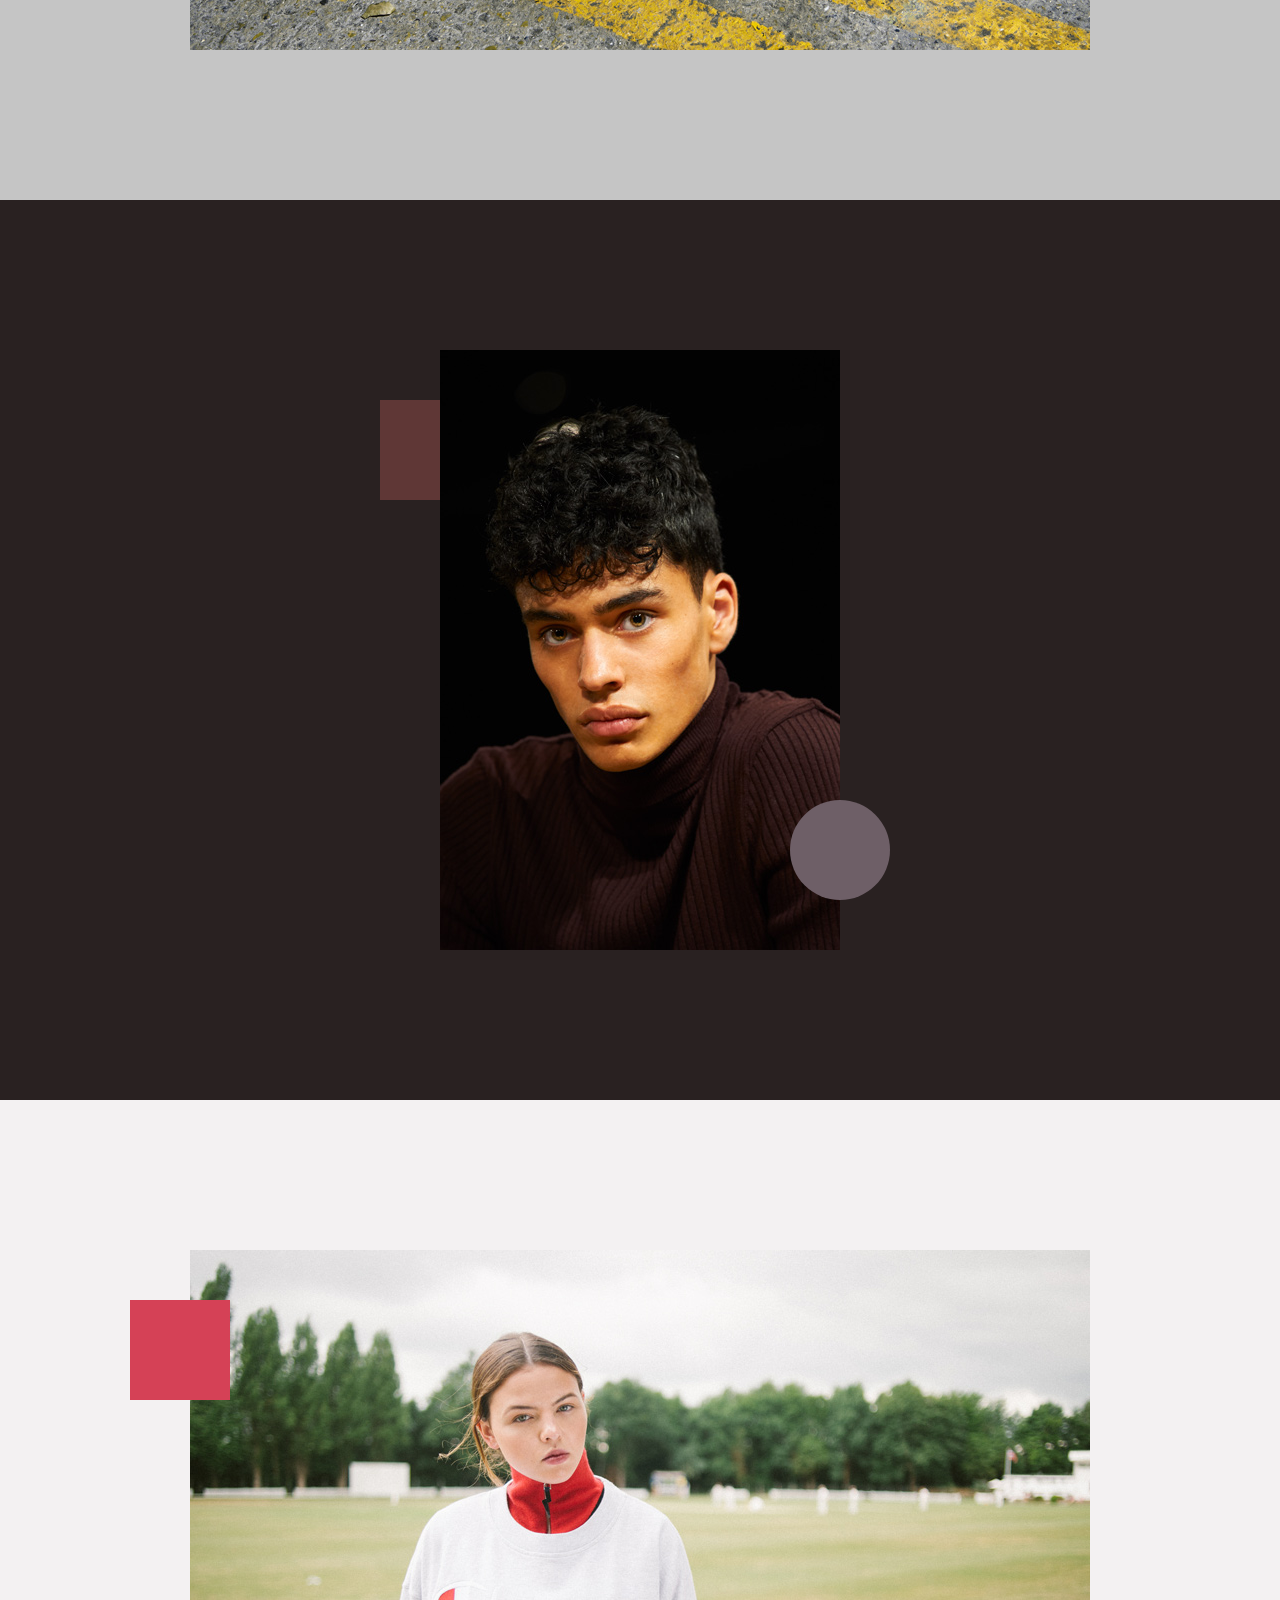
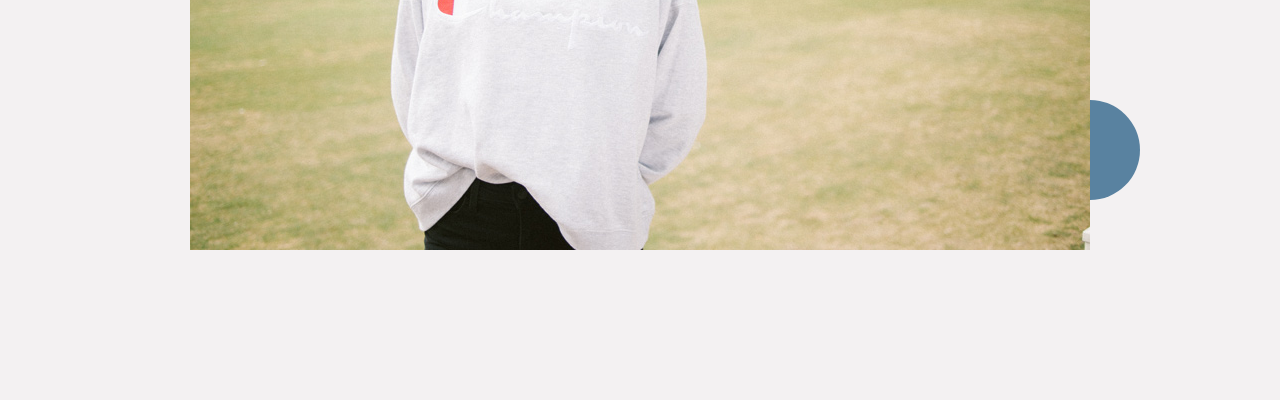
<file: js-for-designers/04jenna-buchholz/index.html>
<!DOCTYPE html>
<html lang="en">

<head>
    <meta charset="UTF-8">
    <meta http-equiv="X-UA-Compatible" content="IE=edge">
    <meta name="viewport" content="width=device-width, initial-scale=1.0">
    <link rel="stylesheet" href="style/_base.css">
    <link rel="stylesheet" href="style/style.css">
    <script defer src="src/scroll.js"></script>
    <title>Jenna Buchholz Photography</title>
</head>

<body>
    <div class="progress"></div>
    <header>
        <h1>Jenna Buchholz Photography</h1>
        <div class="client">Alter Ego</div>
        <div class="page">1 / 2</div>
        <div class="pixel">0</div>
    </header>
    <section data-client="Alter Ego" data-page="1 / 2">
        <div class="content">
            <div class="square" data-parallax="0.1"></div>
            <img src="assets/images/image1.jpg" alt="male model in crop jean jacket"
                srcset="assets/images/image1.jpg, assets/images/image1-2x.jpg 2x">
            <div class="circle" data-parallax="-0.1"></div>
        </div>
    </section>
    <section class="s2" data-client="Alter Ego" data-page="2 / 2">
        <div class="content">
            <div class="circle" data-parallax="-0.2"></div>
            <img src="assets/images/image2.jpg" alt="person standing in parking lot in red sneakers"
                srcset="assets/images/image2.jpg, assets/images/image2-2x.jpg 2x">
            <div class="square" data-parallax="0.2"></div>
        </div>
    </section>
    <section class="s3" data-client="Valencia Clothing" data-page="1 / 2" data-dark="y">
        <div class="content">
            <div class="square" data-parallax="0.3"></div>
            <img src="assets/images/image3.jpg" alt="male model in brown turtleneck"
                srcset="assets/images/image3.jpg, assets/images/image3-2x.jpg 2x">
            <div class="circle" data-parallax="-0.35"></div>
        </div>
    </section>
    <section class="s4" data-client="Valencia Clothing" data-page="2 / 2">
        <div class="content">
            <div class="circle" data-parallax="0.25"></div>
            <img src="assets/images/image4.jpg" alt="female model in grey champion sweatshirt standing on grassy field"
                srcset="assets/images/image4.jpg, assets/images/image4-2x.jpg 2x">
            <div class="square" data-parallax="0.1"></div>
        </div>
    </section>
</body>

</html>
</file>
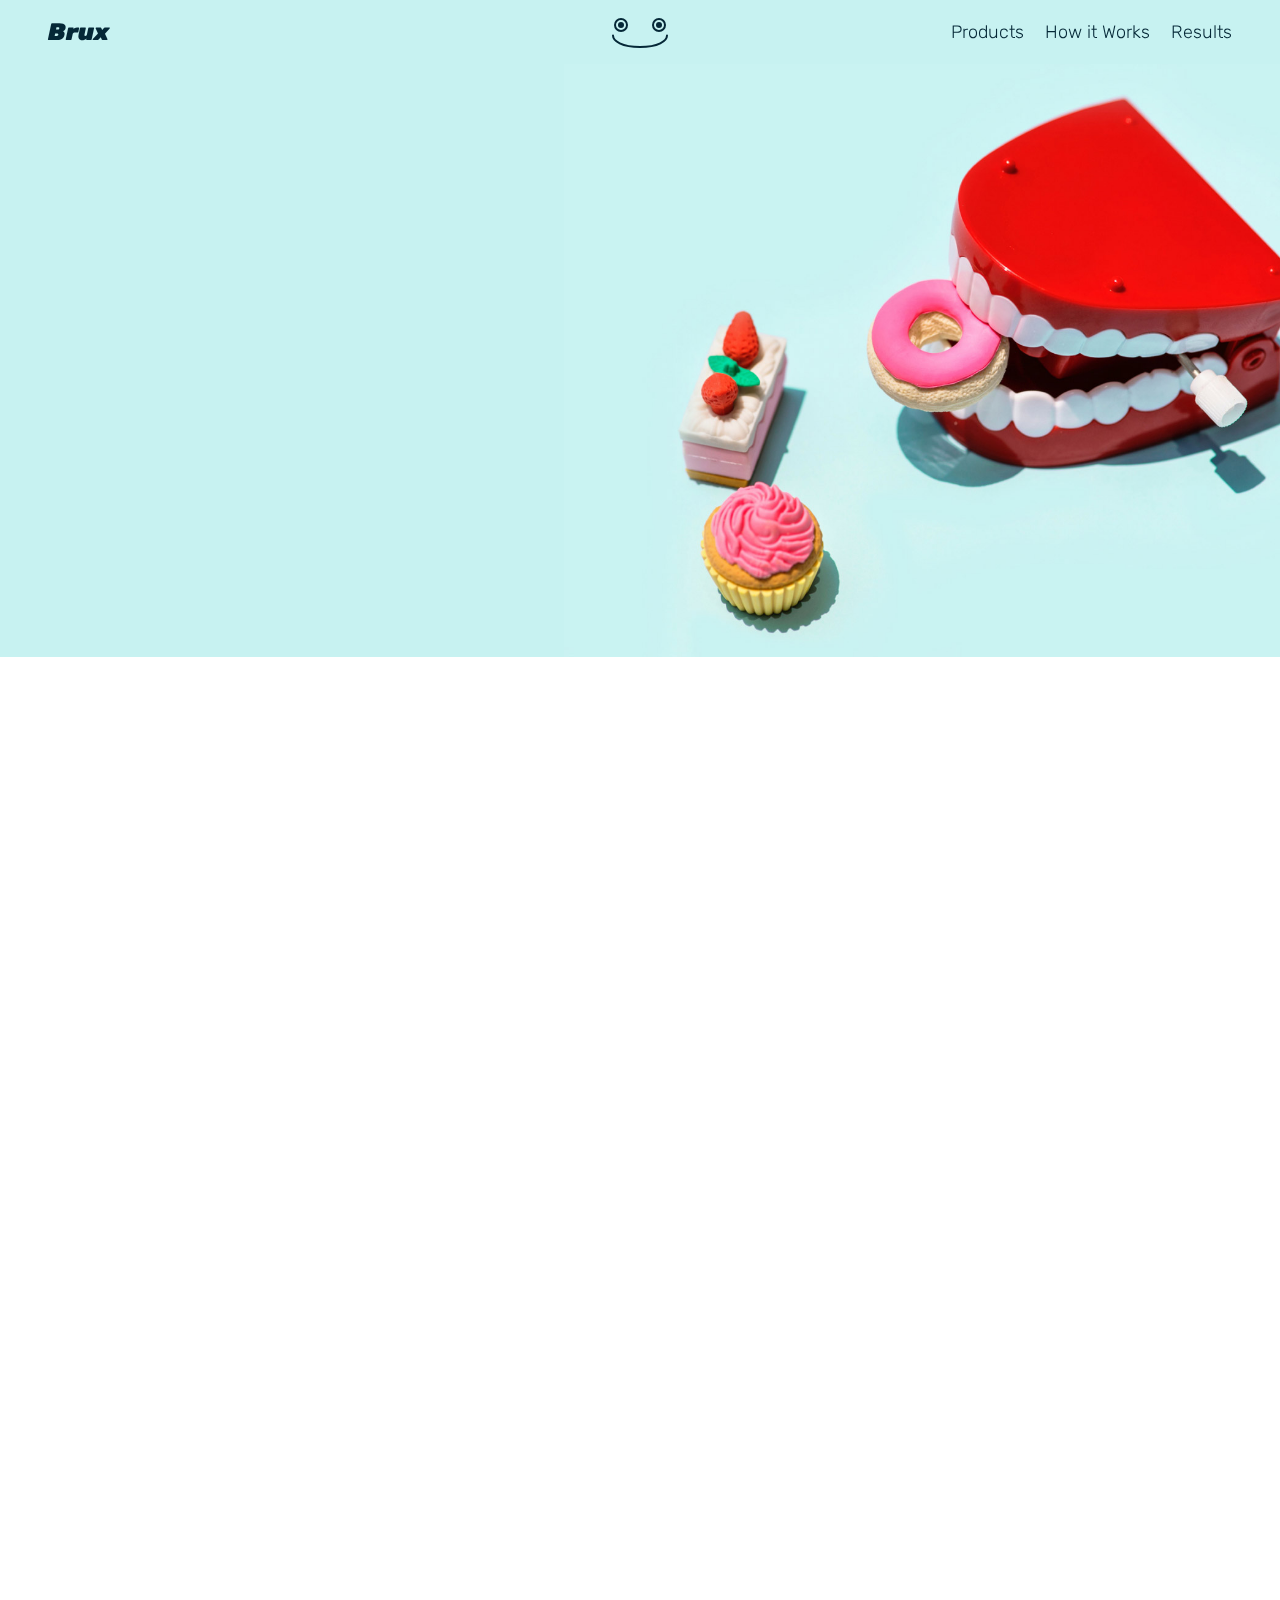
<file: js-for-designers/05brux/index.html>
<!DOCTYPE html>
<html lang="en">

<head>
    <meta charset="UTF-8">
    <meta http-equiv="X-UA-Compatible" content="IE=edge">
    <meta name="viewport" content="width=device-width, initial-scale=1.0">
    <link rel="stylesheet" href="style/_base.css">
    <link rel="stylesheet" href="style/style.css">
    <script defer src="src/header.js"></script>
    <script defer src="src/animation.js"></script>
    <script defer src="src/eyes.js"></script>
    <title>Brux</title>
</head>

<body>
    <header>
        <h1>Brux</h1>
        <div class="face">
            <img src="assets/face-without-eyes.svg" alt="smiley face">
            <div class="iris iris-left">
                <div></div>
            </div>
            <div class="iris iris-right">
                <div></div>
            </div>
        </div>
        <nav>
            <a href="products.html">Products</a>
            <a href="how-it-works.html">How it Works</a>
            <a href="results.html">Results</a>
        </nav>
    </header>

    <section class="hero">
        <h2>Keep your teeth healthy and happy</h2>
        <p>With Brux Dental products, you can keep a smile that’s worth protecting, whatever you eat.</p>
        <a href='how-it-works.html' class='button'>Read More</a>
    </section>

    <section class="content">
        <div class="image">
            <img src="assets/image1.jpg" alt="" srcset="assets/image1.jpg, assets/image1-2x.jpg 2x">
        </div>
        <div class="content">
            <h3>The world’s best toothpastes and mouthwashes</h3>
            <p>We work with some of the world’s leading dentists and dental scientists to provide you with the best
                products to care for your teeth and gums.</p>
        </div>
    </section>

    <section class="content">
        <div class="image">
            <img src="assets/image2.jpg" alt="" srcset="assets/image2.jpg, assets/image2-2x.jpg 2x">
        </div>
        <div class="content">
            <h3>Top protection against sugary effects</h3>
            <p>While it’s sensible to not go too overboard with your sugar intake, we know that you’re a real person
                too. Our products have been proven to neutralize sugar better than any leading-brand competitor.</p>
        </div>
    </section>
</body>

</html>
</file>
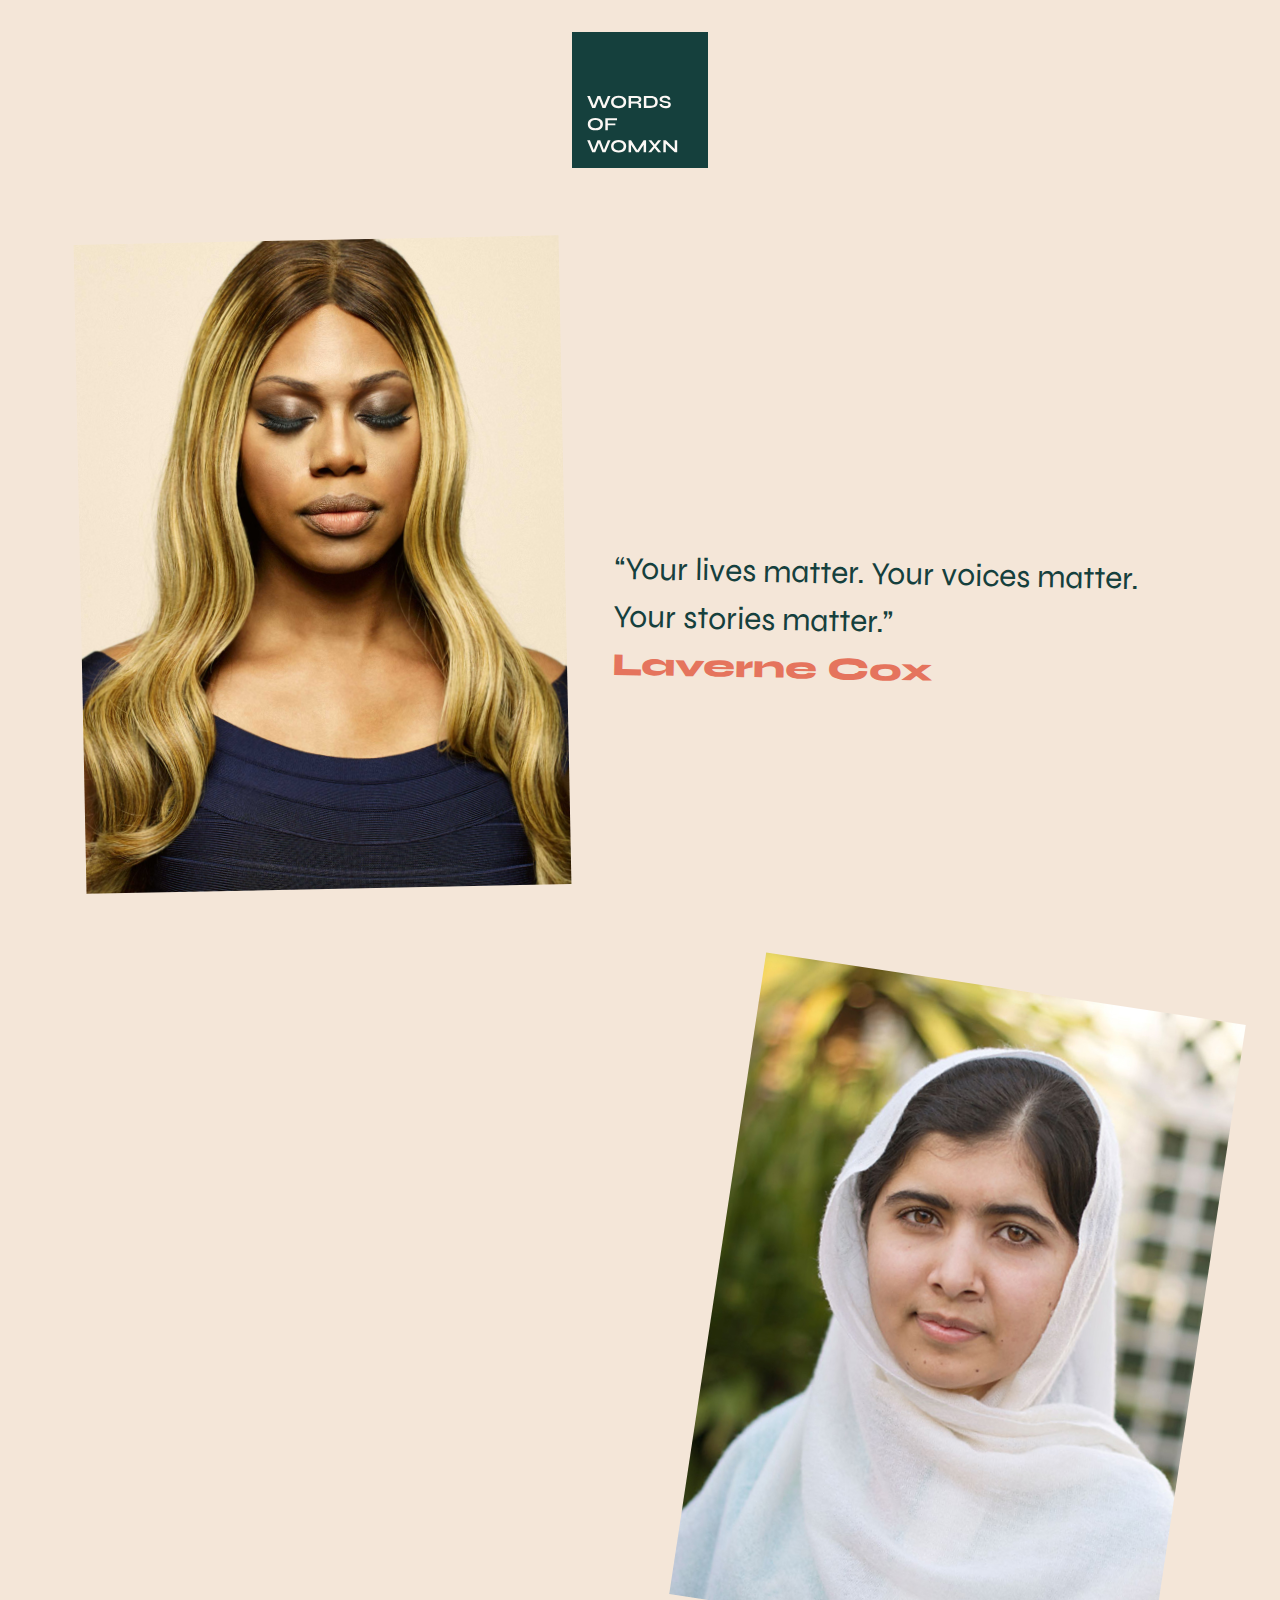
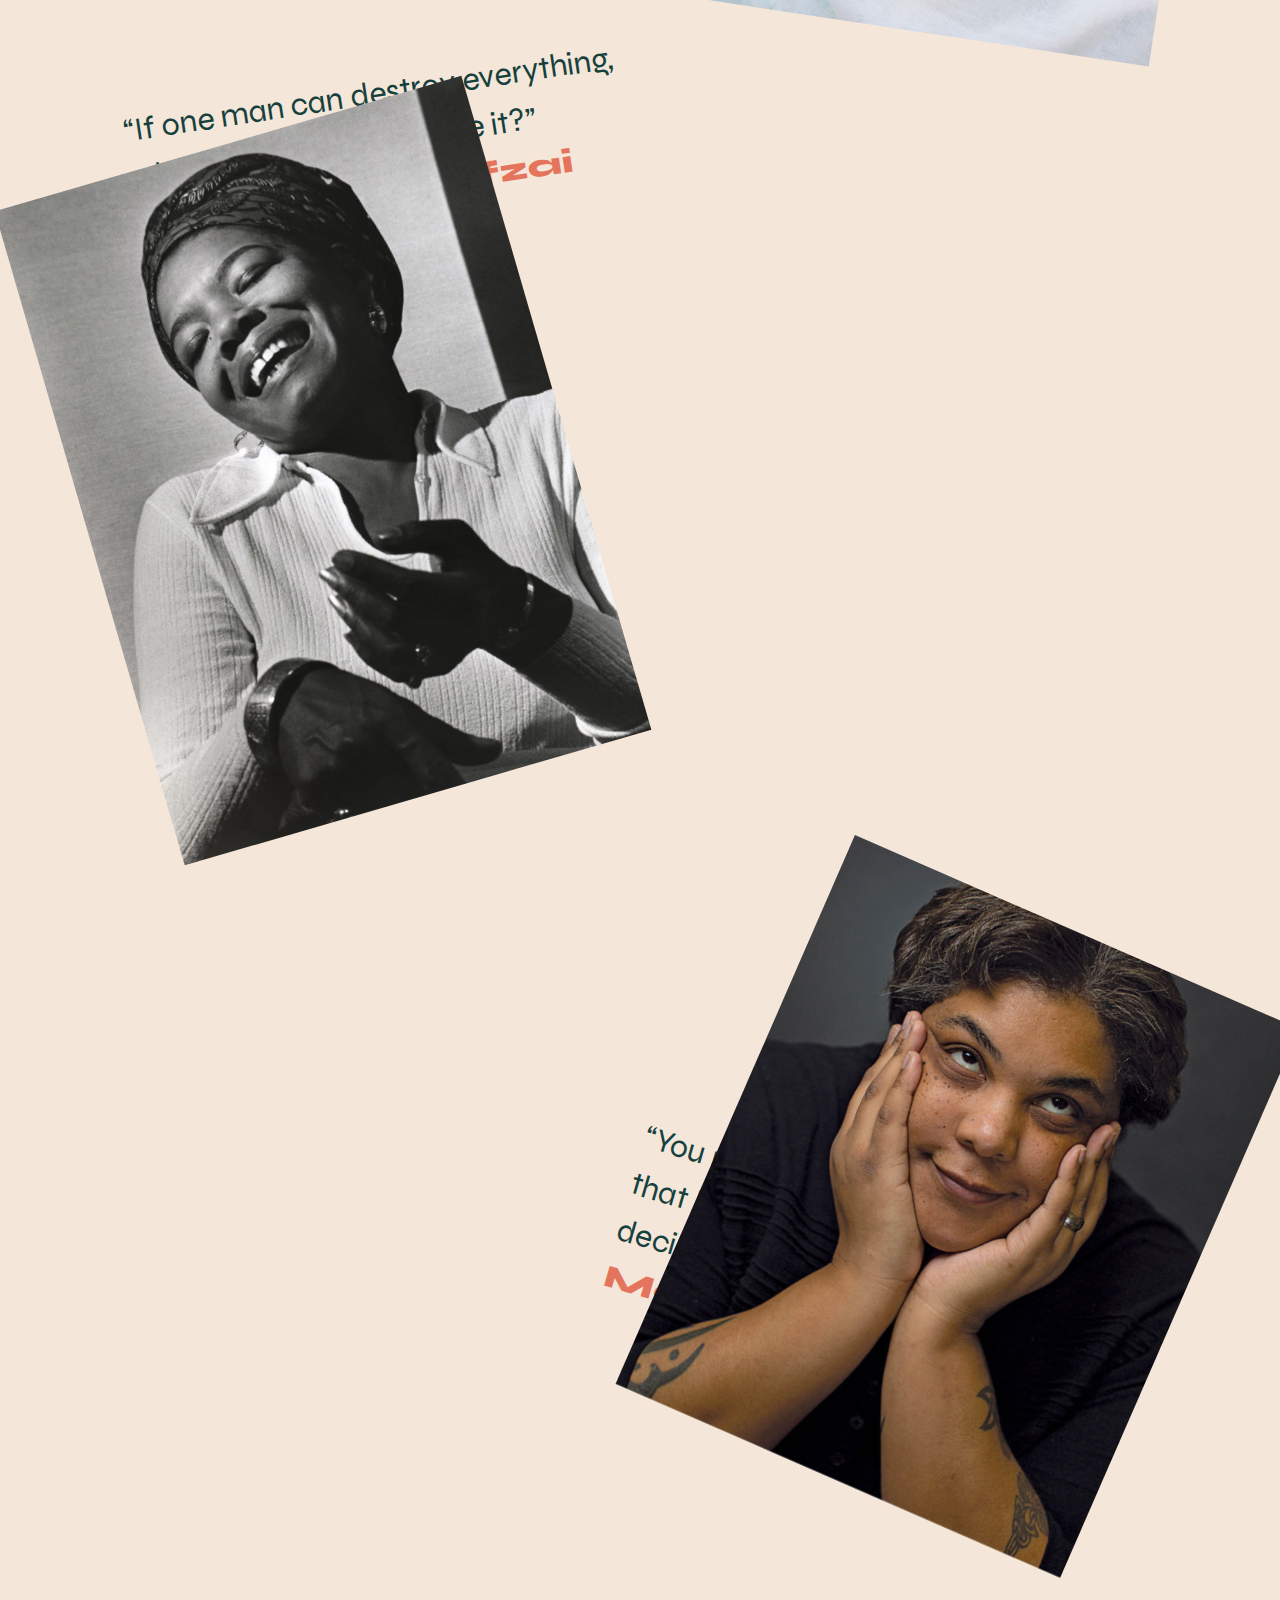
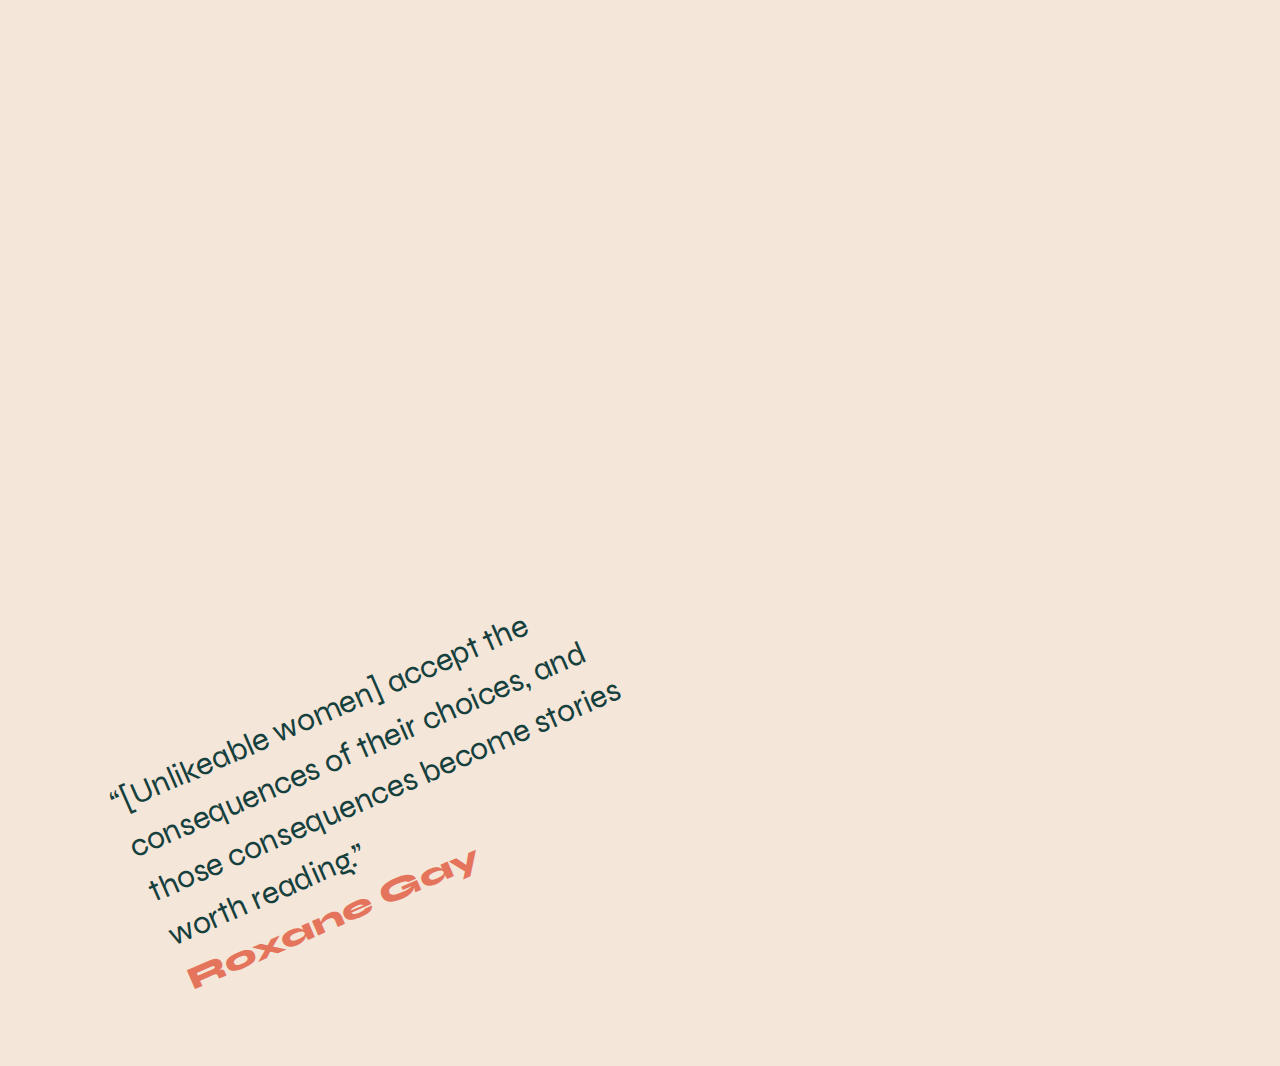
<file: js-for-designers/06words-of-womxn/index.html>
<!DOCTYPE html>
<html lang="en">
<head>
  <meta charset="UTF-8">
  <meta http-equiv="X-UA-Compatible" content="IE=edge">
  <meta name="viewport" content="width=device-width, initial-scale=1.0">
  <link rel="stylesheet" href="style/_base.css">
  <link rel="stylesheet" href="style/style.css">
  <script src="src/header.js"></script>
  <script src="src/parallax.js"></script>
  <script src="src/stamps.js"></script>
  <title>Words of Womxn</title>
</head>
<body>
  <header>
    <img src="assets/images/logo.svg" alt="Words of Womxn">
  </header>

  <section>
    <img src="assets/images/laverne.jpg" alt="Laverne Cox" srcset="assets/images/laverne.jpg, assets/images/laverne-2x.jpg">
    <div>
      <h2>“Your lives matter. Your voices matter. Your stories matter.”</h2>
      <p>Laverne Cox</p>
    </div>
  </section>

  <section data-background="#ffd5b1">
    <img src="assets/images/malala.jpg" alt="Malala Yousafzai" srcset="assets/images/malala.jpg, assets/images/malala-2x.jpg">
    <div>
      <h2>“If one man can destroy everything, why can't one girl change it?”</h2>
      <p>Malala Yousafzai</p>
    </div>
  </section>

  <section data-background="#eeeeee">
    <img src="assets/images/maya.jpg" alt="Maya Angelou" srcset="assets/images/maya.jpg, assets/images/maya-2x.jpg">
    <div>
      <h2>“You may not control all the events that happen to you, but you can decide not to be reduced by them.”</h2>
      <p>Maya Angelou</p>
    </div>
  </section>

  <section>
    <img src="assets/images/roxane.jpg" alt="Roxane Gay" srcset="assets/images/roxane.jpg, assets/images/roxane-2x.jpg">
    <div>
      <h2>“[Unlikeable women] accept the consequences of their choices, and those consequences become stories worth reading.”</h2>
      <p>Roxane Gay</p>
    </div>
  </section>
  
  <div class="stamps">
    <!-- stamp home -->
  </div>
</body>
</html>
</file>
<file: 02jessie-cullen/css/_base.css>
html,
body,
div,
span,
applet,
object,
iframe,
h1,
h2,
h3,
h4,
h5,
h6,
p,
blockquote,
pre,
a,
abbr,
acronym,
address,
big,
cite,
code,
del,
dfn,
em,
img,
ins,
kbd,
q,
s,
samp,
small,
strike,
strong,
sub,
sup,
tt,
var,
b,
u,
i,
center,
dl,
dt,
dd,
ol,
ul,
li,
fieldset,
form,
label,
legend,
table,
caption,
tbody,
tfoot,
thead,
tr,
th,
td,
article,
aside,
canvas,
details,
embed,
figure,
figcaption,
footer,
header,
hgroup,
menu,
nav,
output,
ruby,
section,
summary,
time,
mark,
audio,
video {
    margin: 0;
    padding: 0;
    border: 0;
    font-size: 100%;
    font: inherit;
    vertical-align: baseline;
}

article,
aside,
details,
figcaption,
figure,
footer,
header,
hgroup,
menu,
nav,
section {
    display: block;
}

body {
    line-height: 1;
}

ol,
ul {
    list-style: none;
}

blockquote,
q {
    quotes: none;
}

blockquote:before,
blockquote:after,
q:before,
q:after {
    content: '';
    content: none;
}

table {
    border-collapse: collapse;
    border-spacing: 0;
}

img,
iframe {
    vertical-align: bottom;
    max-width: 100%;
}

input,
textarea,
select {
    font: inherit;
}

* {
    -webkit-box-sizing: border-box;
    -moz-box-sizing: border-box;
    box-sizing: border-box;
    -webkit-font-smoothing: antialiased;
    text-rendering: optimizeLegibility;
}
</file>
<file: 02jessie-cullen/css/style.css>
@font-face {
    font-family: "Mazius Review";
    src: url(../assets/fonts/maziusreview-regular.woff2);
}

@font-face {
    font-family: "Mazius Review";
    font-style: italic;
    src: url(../assets/fonts/maziusreview-extraitalic.woff2);
}

@keyframes fadein {
    0% {
        opacity: 0;
        transform: translate(0, 24px);
    }

    100% {
        opacity: 1;
        transform: translate(0, 0);
    }
}

@keyframes hyphen {
    0% {
        width: 0.5em;
    }

    100% {
        width: 1em;
    }
}

@keyframes blob {
    0% {
        transform: scale(0);
    }

    100% {
        transform: scale(1);
    }
}


body {
    font-family: "Mazius Review";
    font-size: 48px;
    line-height: 1.25;
    color: black;
    margin: 100vh 0 0 0;

}

/*
    backwards: applies styles before 4s delay
    1, 2, 3, 4 fades in!

    forwards: ignores start, but applies the next percentage timeline

    fadein over 3s with a 4s delay and apply styles of both before and after keyframe
*/

header {
    position: fixed;
    top: 0;
    left: 0;
    width: 100%;
    height: 100vh;
    display: flex;
    justify-content: center;
    align-items: center;
    flex-direction: column;
    /* before, after, in both directions b&a */
}


h1 {
    font-size: 10vw;
    font-weight: 700;
    font-style: italic;
    animation: fadein 0.4s 1s both cubic-bezier(0.9, 0.03, 0.69, 0.22);
}

h2 {
    max-width: 480px;
    font-size: 36px;
    text-align: center;
    font-style: italic;
    animation: fadein 0.4s 2s both;
}

/*
inline does not listen to height and width 
inline-block
*/
header span {
    display: inline-block;
    background-color: black;
    width: 1em;
    height: 0.02em;
    vertical-align: middle;
    border-radius: 40px;
    animation: hyphen 2s 1s infinite alternate cubic-bezier(0.9, 0.03, 0.69, 0.22);
}


section {
    padding: 200px;
}

section.dark {}

figure {
    max-width: 900px;
    margin: 0 auto 0 auto;
}

figcaption {
    margin: 24px 20% 0 0;
}

section img {
    filter: grayscale(100%) brightness(125%) contrast(125%);
}

svg {
    position: fixed;
    top: 0;
    left: 0;
    width: 100%;
    height: 100vh;
    z-index: 10;
    mix-blend-mode: multiply;
    pointer-events: none;
}

rect {
    fill: red;
}

circle {
    fill: yellow;
}

path {
    /* animation: fadein 0.4s 1s both cubic-bezier(0.9, 0.03, 0.69, 0.22); */
    transform: scale(0);
    transition: transform 5s;
}

g.blob.in-view path {
    transform: scale(1);
}

::-webkit-scrollbar {
    width: 8px;
    background-color: red;
    background-image: linear-gradient(180deg, #ffffff, #f9868d, #8652ff, #ff4141, #ffffff);
}

::-webkit-scrollbar-thumb {
    background-color: black;
}

img.arrow {
    position: fixed;
    bottom: 32px;
    left: 50%;
    transform: translate(-50%, 0);
}
</file>
<file: 05seal-street/css/_base.css>
html,
body,
div,
span,
applet,
object,
iframe,
h1,
h2,
h3,
h4,
h5,
h6,
p,
blockquote,
pre,
a,
abbr,
acronym,
address,
big,
cite,
code,
del,
dfn,
em,
img,
ins,
kbd,
q,
s,
samp,
small,
strike,
strong,
sub,
sup,
tt,
var,
b,
u,
i,
center,
dl,
dt,
dd,
ol,
ul,
li,
fieldset,
form,
label,
legend,
table,
caption,
tbody,
tfoot,
thead,
tr,
th,
td,
article,
aside,
canvas,
details,
embed,
figure,
figcaption,
footer,
header,
hgroup,
menu,
nav,
output,
ruby,
section,
summary,
time,
mark,
audio,
video {
    margin: 0;
    padding: 0;
    border: 0;
    font-size: 100%;
    font: inherit;
    vertical-align: baseline;
}

article,
aside,
details,
figcaption,
figure,
footer,
header,
hgroup,
menu,
nav,
section {
    display: block;
}

body {
    line-height: 1;
}

ol,
ul {
    list-style: none;
}

blockquote,
q {
    quotes: none;
}

blockquote:before,
blockquote:after,
q:before,
q:after {
    content: '';
    content: none;
}

table {
    border-collapse: collapse;
    border-spacing: 0;
}

img,
iframe {
    vertical-align: bottom;
    max-width: 100%;
}

input,
textarea,
select {
    font: inherit;
}

* {
    -webkit-box-sizing: border-box;
    -moz-box-sizing: border-box;
    box-sizing: border-box;
    -webkit-font-smoothing: antialiased;
    text-rendering: optimizeLegibility;
}
</file>
<file: 05seal-street/css/style.css>
@font-face {
    font-family: "Messapia";
    src: url(../assets/fonts/messapia-bold.woff2);
}

@keyframes show {
    0% {
        opacity: 0;
        transform: translate(0, 24px) scale(0.95);
        /* clip-path: polygon(0% 0%, 100% 0, 100% 0, 0% 0%); */
        /* start at top and start at bottom*/
        clip-path: polygon(0% 100%, 100% 100%, 100% 100%, 0% 100%);
    }

    100% {
        opacity: 1;
        transform: translate(0, 0) scale(1);
        clip-path: polygon(0% 0%, 100% 0%, 100% 100%, 0% 100%);
    }
}

@keyframes intro-box {
    0% {
        background-color: #ffffff;
    }

    100% {
        background-color: transparent;
    }
}

@keyframes grow-box {
    0% {
        opacity: 0;
    }

    20% {
        opacity: 1;
    }

    40% {
        width: 360px;
        height: 200px;
    }

    100% {
        width: 100%;
        height: 100%;
        border-color: transparent;
    }
}

body {
    font-family: Messapia;
    font-size: 16px;
    line-height: 1.2;
    text-transform: uppercase;

    background-color: #ffffff;
    color: #333;
}

/*
    Each section becomes sticky when top value is 0
*/
section {
    font-family: Messapia;
    height: 100vh;
    display: flex;
    align-items: center;
    justify-content: center;
    /* text-align: center; */
    background-color: red;
    background-image: linear-gradient(120deg, #97ebd6, #9aa6f9);

    position: -webkit-sticky;
    position: sticky;
    top: 0;

}

section.alternate {
    background-image: linear-gradient(30deg, #dc72ef, #fe0000);
    /* You can play around with values here: top: 40px; */
}

section.alternate figcaption {
    color: black;
}

/*
    Figure is now the whole area of section
*/
figure {
    position: absolute;
    top: 0;
    left: 0;
    width: 100%;
    height: 100%;
    text-align: center;
    padding: 120px;
    clip-path: polygon(0% 0%, 100% 0%, 100% 100%, 0% 100%);
    perspective: 800px;
    /* A distance in the z Direction: Smaller number creates a bigger rotation & bigger n creates a smaller rotation */
}

/*
    Two layer effect is used to apply rotation to div
    but also the animation to the div's image
*/
figure div {
    height: 100%;
    display: flex;
    align-items: center;
    justify-content: center;
    /* transform: rotateX(20deg) rotateY(20deg); */
}

figure img {
    max-height: 100%;
}

/*
    Since each caption is using position fixed
    There will be overlapping of captions because the browser will still read it at
    the set top value.

    clip-path solves this issue and we will make clip path the area of the section
    that way each caption stays in their respective section and not cause overlap in the first one
*/
figcaption {
    position: fixed;
    top: 70%;
    left: 50%;
    width: 100%;
    color: #fff;
    transform: translate(-50%, -50%);
    pointer-events: none;
}

h1 {
    font-size: 120px;
}

p {
    font-size: 64px;
}

/** Accessiblity: if user chooses to not show animation****/
@media (prefers-reduced-motion: no-preference) {
    section.in-view img {
        animation: show 0.4s 0.4s both cubic-bezier(0.68, -0.55, 0.27, 1.55);
        /* apply opacity in both directions */
    }

    div.intro {
        position: fixed;
        top: 0;
        left: 0;
        z-index: 6;
        width: 100%;
        height: 100%;
        background-color: #fff;
        display: flex;
        align-items: center;
        justify-content: center;
        pointer-events: none;
        animation: intro-box 1s 4s both;
        /* to ignore mouse events */
        /* opacity: 0.2; */
    }

    div.intro div.box {
        width: 360px;
        height: 200px;
        border: 1px solid #000000;
        display: flex;
        flex-direction: column;
        justify-content: space-between;
        padding: 24px;
        animation: grow-box 2s 3s both;
    }

    div.intro div.column {
        display: flex;
        flex-direction: row;
        justify-content: space-between;
    }

}


@media (prefers-reduced-motion: reduce) or (max-width: 900px) {

    div.intro,
    div.box {
        animation-delay: 0.001s;
        animation-duration: 0.001s;
    }
}


/*
    If there is prefernce for no motion, and screen smaller than 900px then this code won't run
    If there is preference for motion and a screen bigger than 900px then this code will run
*/
@media (prefers-reduced-motion: no-preference),
(max-wdth: 900px) {
    main {
        height: 100vh;
        overflow: scroll;
        /*scroll-snap-type: y mandatory;*/
    }

    section {
        /* scroll-snap-align: start; */
    }
}

@media (max-width: 600px) {
    h1 {
        font-size: 48px;
    }

    p {
        font-size: 16px;
    }

    figure {
        padding: 64px;
    }
}
</file>
<file: 06wakefast/css/_base.css>
html,
body,
div,
span,
applet,
object,
iframe,
h1,
h2,
h3,
h4,
h5,
h6,
p,
blockquote,
pre,
a,
abbr,
acronym,
address,
big,
cite,
code,
del,
dfn,
em,
img,
ins,
kbd,
q,
s,
samp,
small,
strike,
strong,
sub,
sup,
tt,
var,
b,
u,
i,
center,
dl,
dt,
dd,
ol,
ul,
li,
fieldset,
form,
label,
legend,
table,
caption,
tbody,
tfoot,
thead,
tr,
th,
td,
article,
aside,
canvas,
details,
embed,
figure,
figcaption,
footer,
header,
hgroup,
menu,
nav,
output,
ruby,
section,
summary,
time,
mark,
audio,
video {
    margin: 0;
    padding: 0;
    border: 0;
    font-size: 100%;
    font: inherit;
    vertical-align: baseline;
}

article,
aside,
details,
figcaption,
figure,
footer,
header,
hgroup,
menu,
nav,
section {
    display: block;
}

body {
    line-height: 1;
}

ol,
ul {
    list-style: none;
}

blockquote,
q {
    quotes: none;
}

blockquote:before,
blockquote:after,
q:before,
q:after {
    content: '';
    content: none;
}

table {
    border-collapse: collapse;
    border-spacing: 0;
}

img,
iframe {
    vertical-align: bottom;
    max-width: 100%;
}

input,
textarea,
select {
    font: inherit;
}

* {
    -webkit-box-sizing: border-box;
    -moz-box-sizing: border-box;
    box-sizing: border-box;
    -webkit-font-smoothing: antialiased;
    -moz-osx-font-smoothing: grayscale;
    text-rendering: optimizeLegibility;
}
</file>
<file: 06wakefast/css/styles.css>
@import url('https://fonts.googleapis.com/css2?family=Pacifico&display=swap');

body {
    font-family: Pacifico;
    font-size: 24px;
    line-height: 1.25;
    background-color: #ffffff;
    color: #000000;
    /* height: 4000px; */
    /* a height allows you to scroll */
}

/*
    If you just use position fixed
    and no width, then the page takes the smallest size
    the entire content can be, that is why you need to specifiy 100%
*/
main {}

header {
    background-color: #f2dd00;
    padding: 48px;
    display: flex;
    align-items: center;
    justify-content: space-between;
}

header h1 {
    max-width: 265px;
}

header nav {
    display: flex;
    align-items: center;
}

header nav a {
    margin: 0 0 0 24px;
    color: #000000;

}

section {
    padding: 96px;
}

section.yellow {
    background-color: #f2dd00;
}

section.salmon {
    background-color: #f09291;
}

section.baby-blue {
    background-color: #bee3f8;
}

/*
    margin: top, right, bottom, left
    margin is based on the red box, without the margin
    the box will not be centered
*/
h2 {
    font-size: 96px;
    text-align: center;
    max-width: 10em;
    margin: 0 auto 0 auto
}

figure {
    max-width: 700px;
    margin: 0 auto 0 auto;
    position: relative;
}

figcaption {
    position: absolute;
    top: 70%;
    left: 100%;
    width: 50%;
    transform: translate(-50%, -50%);
}

figcaption:before {
    content: "";
    aspect-ratio: 1/ 1.6;
    /* padding: 160% 0 0 0; */
    /* 8/5*/
    display: block;
}

section.salmon figcaption {
    left: 0;
}

figcaption img {
    position: absolute;
    top: 0;
    left: 0;
    width: 100%;
    max-width: 500px;
    opacity: 0;
    transition: opacity 0.5s 0.5s;
    /* fade in and out */
}

figcaption.in-view img {
    opacity: 1;
}

figcaption img:nth-child(2) {
    transition-delay: 1s;
}

figcaption img:nth-child(3) {
    transition-delay: 1.5s;
}

@media (prefers-reduced-motion: no-preference) and (min-width: 600px) {

    body,
    a,
    a:hover {
        cursor: none;
    }

    div.cursor {
        position: absolute;
        top: 32px;
        left: 32px;
        width: 16px;
        height: 16px;
        background-color: rebeccapurple;
    }
}
</file>
<file: js-for-designers/01rose-culver/style/_base.css>
html, body, div, span, applet, object, iframe,
h1, h2, h3, h4, h5, h6, p, blockquote, pre,
a, abbr, acronym, address, big, cite, code,
del, dfn, em, img, ins, kbd, q, s, samp,
small, strike, strong, sub, sup, tt, var,
b, u, i, center,
dl, dt, dd, ol, ul, li,
fieldset, form, label, legend,
table, caption, tbody, tfoot, thead, tr, th, td,
article, aside, canvas, details, embed,
figure, figcaption, footer, header, hgroup,
menu, nav, output, ruby, section, summary,
time, mark, audio, video {
  margin: 0;
  padding: 0;
  border: 0;
  font-size: 100%;
  font: inherit;
  vertical-align: baseline;
}

article, aside, details, figcaption, figure,
footer, header, hgroup, menu, nav, section {
  display: block;
}
body {
  line-height: 1;
}
ol, ul {
  list-style: none;
}
blockquote, q {
  quotes: none;
}
blockquote:before, blockquote:after,
q:before, q:after {
  content: '';
  content: none;
}
table {
  border-collapse: collapse;
  border-spacing: 0;
}

img, iframe {
  vertical-align: bottom;
  max-width: 100%;
}

input, textarea, select {
  font: inherit;
}

* {
  -webkit-box-sizing: border-box;
  -moz-box-sizing: border-box;
  box-sizing: border-box;
  -webkit-font-smoothing: antialiased;
  -moz-osx-font-smoothing: grayscale;
  text-rendering: optimizeLegibility;
}
</file>
<file: js-for-designers/01rose-culver/style/style.css>
@font-face {
     font-family: "Bluu Next";
     src: url(../assets/fonts/bluunext.woff2), url(../assets/fonts/bluunext.woff);
 }

 body {
     background-color: #edc7a9;
     background-image: linear-gradient(180deg, #ffffff, rgba(255, 255, 255, 0));
     color: #000000;
     font-family: "Bluu Next", 'Times New Roman', serif;
     font-size: 24px;
     line-height: 1.25;
     height: 100vh;
     transition: background-color 0.5s;
 }

 h1 {
     font-size: 24px;
     margin: .5rem;
 }

 h2 {
     font-size: 10vmin;
 }

 section {
     position: fixed;
     top: 50%;
     left: 50%;
     transform: translate(-50%, -50%);
     width: 60%;
     text-align: center;
 }

 section div.circle {
     background-color: #3e78ed;
     border-radius: 50%;
     display: inline-block;
     height: 20px;
     width: 20px;
     transition: background-color 0.5s;
 }

 section a {
     color: #000000;
 }

 footer {
     position: fixed;
     bottom: 0;
     left: 0;
     width: 100%;
     padding: 30px;

     display: flex;
     justify-content: center;
     align-items: center;
 }

 footer img {
     cursor: pointer;
     margin: 0 .5em;
 }
</file>
<file: js-for-designers/02plant-life/style/_base.css>
html, body, div, span, applet, object, iframe,
h1, h2, h3, h4, h5, h6, p, blockquote, pre,
a, abbr, acronym, address, big, cite, code,
del, dfn, em, img, ins, kbd, q, s, samp,
small, strike, strong, sub, sup, tt, var,
b, u, i, center,
dl, dt, dd, ol, ul, li,
fieldset, form, label, legend,
table, caption, tbody, tfoot, thead, tr, th, td,
article, aside, canvas, details, embed,
figure, figcaption, footer, header, hgroup,
menu, nav, output, ruby, section, summary,
time, mark, audio, video {
  margin: 0;
  padding: 0;
  border: 0;
  font-size: 100%;
  font: inherit;
  vertical-align: baseline;
}

article, aside, details, figcaption, figure,
footer, header, hgroup, menu, nav, section {
  display: block;
}
body {
  line-height: 1;
}
ol, ul {
  list-style: none;
}
blockquote, q {
  quotes: none;
}
blockquote:before, blockquote:after,
q:before, q:after {
  content: '';
  content: none;
}
table {
  border-collapse: collapse;
  border-spacing: 0;
}

img, iframe {
  vertical-align: bottom;
  max-width: 100%;
}

input, textarea, select {
  font: inherit;
}

* {
  -webkit-box-sizing: border-box;
  -moz-box-sizing: border-box;
  box-sizing: border-box;
  -webkit-font-smoothing: antialiased;
  -moz-osx-font-smoothing: grayscale;
  text-rendering: optimizeLegibility;
}
</file>
<file: js-for-designers/02plant-life/style/style.css>
@font-face {
    font-family: "IBM Plex Mono";
    src: url(../assets/fonts/ibm-plex-mono.woff2), url(../assets/fonts/ibm-plex-mono.woff)
}

@font-face {
    font-family: "Young serif";
    src: url(../assets/fonts/youngserif.woff2), url(../assets/fonts/youngserif.woff)
}

@keyframes fade {
    0% {
        opacity: 0;
    }

    100% {
        opacity: 1;
    }
}

body {
    font-family: "IBM Plex Mono";
    font-size: 16px;
    line-height: 1.6;
    background-color: #ffffff;
    color: #2a2a2a;
    overflow-x: hidden;
    /* prevents horizontal scrolling */
}

section h1 {
    font-family: "Young serif";
    font-size: 48px;
    line-height: 1.2;
}

p {
    margin: 2rem 0 2rem 0;
}

a.button {
    display: inline-block;
    background-color: #00b98d;
    color: #ffffff;
    text-decoration: none;
    padding: .5rem .75rem .5rem .75rem;
    border-radius: .225rem;
}

nav {
    background-color: #00b98d;
    color: #ffffff;
    font-family: "Young Serif";
    font-size: 1.75rem;

    position: fixed;
    top: 0;
    left: 0;
    width: 16rem;
    height: 100vh;

    display: flex;
    flex-direction: column;
    justify-content: center;
}

nav a {
    color: #ffffff;
    text-decoration: none;
    margin: .5rem 1.25rem;
}

main {
    background-color: #ffffff;
    min-height: 100vh;
    position: relative;
    z-index: 1;
    transition: transform 0.5s;
}

main.open {
    transform: translate(240px, 0);
}

a.toggle {
    position: fixed;
    top: 0;
    left: 0;
    padding: 24px;
    text-decoration: none;
    color: #2a2a2a;
}

a.toggle img {
    margin: 0 5px 0 0;
    vertical-align: middle;
}

section {
    display: flex;
    align-items: center;
    justify-content: center;
    height: 100vh;
}

section div {
    width: 22rem;
}

section div.content {
    margin-left: 6rem;
}

/* Gallery */
.slides {
    height: 475px;
    padding: 2em;
    position: relative;
    /* relative parent */
}

div.slides img {
    position: absolute;
    top: 0px;
    left: 0px;
    transition: transform 0.5s, box-shadow 0.5s;
}

div.slides img:first-child {
    z-index: 1;
    /* first image has the first index */
}

div.slides:hover img {
    box-shadow: 0 0 10px rgba(0, 0, 0, 0.2);
}
</file>
<file: js-for-designers/03type-checker/style/_base.css>
html, body, div, span, applet, object, iframe,
h1, h2, h3, h4, h5, h6, p, blockquote, pre,
a, abbr, acronym, address, big, cite, code,
del, dfn, em, img, ins, kbd, q, s, samp,
small, strike, strong, sub, sup, tt, var,
b, u, i, center,
dl, dt, dd, ol, ul, li,
fieldset, form, label, legend,
table, caption, tbody, tfoot, thead, tr, th, td,
article, aside, canvas, details, embed,
figure, figcaption, footer, header, hgroup,
menu, nav, output, ruby, section, summary,
time, mark, audio, video {
  margin: 0;
  padding: 0;
  border: 0;
  font-size: 100%;
  font: inherit;
  vertical-align: baseline;
}

article, aside, details, figcaption, figure,
footer, header, hgroup, menu, nav, section {
  display: block;
}
body {
  line-height: 1;
}
ol, ul {
  list-style: none;
}
blockquote, q {
  quotes: none;
}
blockquote:before, blockquote:after,
q:before, q:after {
  content: '';
  content: none;
}
table {
  border-collapse: collapse;
  border-spacing: 0;
}

img, iframe {
  vertical-align: bottom;
  max-width: 100%;
}

input, textarea, select {
  font: inherit;
}

* {
  -webkit-box-sizing: border-box;
  -moz-box-sizing: border-box;
  box-sizing: border-box;
  -webkit-font-smoothing: antialiased;
  -moz-osx-font-smoothing: grayscale;
  text-rendering: optimizeLegibility;
}
</file>
<file: js-for-designers/03type-checker/style/style.css>
@import url('https://fonts.googleapis.com/css2?family=Open+Sans:ital,wght@0,300;0,400;0,600;0,700;0,800;1,300;1,400;1,600;1,700;1,800&display=swap');
@import url('https://fonts.googleapis.com/css2?family=Prompt:ital,wght@0,100;0,200;0,300;0,400;0,500;0,600;0,700;0,800;0,900;1,100;1,200;1,300;1,400;1,500;1,600;1,700;1,800;1,900&display=swap');
@import url('https://fonts.googleapis.com/css2?family=Taviraj:ital,wght@0,100;0,200;0,300;0,400;0,500;0,600;0,700;0,800;0,900;1,100;1,200;1,300;1,400;1,500;1,600;1,700;1,800;1,900&display=swap');
@import url('https://fonts.googleapis.com/css2?family=Roboto+Mono:ital,wght@0,100;0,200;0,300;0,400;0,500;0,600;0,700;1,100;1,200;1,300;1,400;1,500;1,600;1,700&display=swap');

body {
  font-family: 'Faune', sans-serif;
  font-size: 16px;
  line-height: 1.5;

  background-color: #2a2a2a;
  color: #ffffff;
  margin: 0 0 0 280px;
}

h1 {
  font-size: 24px;
  font-weight: 700;
}

section.options {
  position: fixed;
  top: 0;
  left: 0;
  width: 18rem;
  height: 100vh;

  background-color: #2a2a2a;
  border-right: 1px solid rgba(255, 255, 255, 0.1);
  padding: 2rem;
}

.output {
  font-size: 4rem;
  width: 100%;
  background: none;
  color: #ffffff;
  border: none;
  outline: none;
  min-height: 100vh;
  padding: 2.5rem;
}

div.option {
	margin: 1.5rem 0 0 0;
}

div.checkbox {
	display: flex;
	justify-content: space-between;
	/* align-items: center; */
}

label {
  display: block;
  margin: 0 0 .25rem 0;
}

label span {
  float: right;
  font-style: italic;
}

input[type="text"] {
  background-color: #575757;
  border: none;
  color: #ffffff;
  width: 100%;
  padding: 5px 7px 5px 7px;
}

input[type=range] {
	width: 100%;
}

div.colors {
  display: flex;
}

div.colors div {
  border: 2px solid rgba(9255,255,255, 0.25);
  border-radius: 50%;
  width: 1.875rem;
  height: 1.875rem;
  margin: 5px 10px 0 0;
  text-align: center;
  transition: border 0.25s;
}

div.colors div.selected {
  border: 2px solid #ffffff;
}

input[type="checkbox"] {
  -webkit-appearance: none;
  appearance: none;
  width: 16px;
  height: 16px;
  background-color: #575757;
  border-radius: 50%;
  transition: background-color 0.5s;
}

input[type="checkbox"]:checked {
  background-color: #ffffff;
}
</file>
<file: js-for-designers/04jenna-buchholz/style/_base.css>
html, body, div, span, applet, object, iframe,
h1, h2, h3, h4, h5, h6, p, blockquote, pre,
a, abbr, acronym, address, big, cite, code,
del, dfn, em, img, ins, kbd, q, s, samp,
small, strike, strong, sub, sup, tt, var,
b, u, i, center,
dl, dt, dd, ol, ul, li,
fieldset, form, label, legend,
table, caption, tbody, tfoot, thead, tr, th, td,
article, aside, canvas, details, embed,
figure, figcaption, footer, header, hgroup,
menu, nav, output, ruby, section, summary,
time, mark, audio, video {
  margin: 0;
  padding: 0;
  border: 0;
  font-size: 100%;
  font: inherit;
  vertical-align: baseline;
}

article, aside, details, figcaption, figure,
footer, header, hgroup, menu, nav, section {
  display: block;
}

body {
  line-height: 1;
}

ol, ul {
  list-style: none;
}

blockquote, q {
  quotes: none;
}

blockquote:before, blockquote:after,
q:before, q:after {
  content: '';
  content: none;
}

table {
  border-collapse: collapse;
  border-spacing: 0;
}

img, iframe {
  vertical-align: bottom;
  max-width: 100%;
}

input, textarea, select {
  font: inherit;
}

* {
  -webkit-box-sizing: border-box;
  -moz-box-sizing: border-box;
  box-sizing: border-box;
  -webkit-font-smoothing: antialiased;
  -moz-osx-font-smoothing: grayscale;
  text-rendering: optimizeLegibility;
}
</file>
<file: js-for-designers/04jenna-buchholz/style/style.css>
@font-face {
    font-family: HK Grotesk;
    font-weight: 700;
    src: url(../assets/fonts/hk-grotesk.woff2), url(../assets/fonts/hk-grotesk.woff);
}


body {
    font-family: "HK Grotesk";
    font-size: 2.25rem;
    line-height: 1.25;
    background-color: #ffffff;
    color: #333333;
}

header {
    position: fixed;
    top: 2.25rem;
    left: 2.25rem;
    z-index: 1;
    transition: color 0.5s;
}

header.white {
    color: white;
}

section {
    background-color: #c8dee0;
    min-height: 100vh;
    padding: 5rem;
    display: flex;
    justify-content: center;
    align-items: center;
}

div.content {
    position: relative;
}

div.content img {
    position: relative;
}

div.square {
    width: 100px;
    height: 100px;
    background-color: #d54156;

    position: absolute;
    top: 50px;
    left: -60px;
}

div.circle {
    width: 100px;
    height: 100px;
    background-color: #5982a0;
    border-radius: 50%;

    position: absolute;
    bottom: 50px;
    right: -50px;
}

/* SECTION 2 */
section.s2 {
    background-color: #c5c5c5;
}

section.s2 div.square {
    background-color: #d6ac35;
}

section.s2 div.circle {
    background-color: #be3c52;
}

/* SECTION 3 */
section.s3 {
    background-color: #292121;
}

section.s3 div.square {
    background-color: #5f3736;
}

section.s3 div.circle {
    background-color: #6e5f67;
}

/* SECTION 4 */
section.s4 {
    background-color: #f3f1f2;
}

section.s4 div.square {
    background-color: #d54156;
}

section.s4 div.circle {
    background-color: #5982a0;
}

div.progress {
    position: fixed;
    top: 0;
    left: 0;
    width: 0%;
    height: 0.425rem;
    background-color: #333333;
    transition: background-color 0.5s;
}

div.progress.white {
    background-color: white;
}
</file>
<file: js-for-designers/05brux/style/_base.css>
html, body, div, span, applet, object, iframe,
h1, h2, h3, h4, h5, h6, p, blockquote, pre,
a, abbr, acronym, address, big, cite, code,
del, dfn, em, img, ins, kbd, q, s, samp,
small, strike, strong, sub, sup, tt, var,
b, u, i, center,
dl, dt, dd, ol, ul, li,
fieldset, form, label, legend,
table, caption, tbody, tfoot, thead, tr, th, td,
article, aside, canvas, details, embed,
figure, figcaption, footer, header, hgroup,
menu, nav, output, ruby, section, summary,
time, mark, audio, video {
  margin: 0;
  padding: 0;
  border: 0;
  font-size: 100%;
  font: inherit;
  vertical-align: baseline;
}

article, aside, details, figcaption, figure,
footer, header, hgroup, menu, nav, section {
  display: block;
}
body {
  line-height: 1;
}
ol, ul {
  list-style: none;
}
blockquote, q {
  quotes: none;
}
blockquote:before, blockquote:after,
q:before, q:after {
  content: '';
  content: none;
}
table {
  border-collapse: collapse;
  border-spacing: 0;
}

img, iframe {
  vertical-align: bottom;
  max-width: 100%;
}

input, textarea, select {
  font: inherit;
}

* {
  -webkit-box-sizing: border-box;
  -moz-box-sizing: border-box;
  box-sizing: border-box;
  -webkit-font-smoothing: antialiased;
  -moz-osx-font-smoothing: grayscale;
  text-rendering: optimizeLegibility;
}
</file>
<file: js-for-designers/05brux/style/style.css>
@import url('https://fonts.googleapis.com/css2?family=Rubik:ital,wght@0,300;0,500;1,900&display=swap');

@keyframes fadein {
  0% { opacity: 0;}
  100% { opacity: 1;}
}

body {
  font-family: 'Rubik', Arial;
  font-size: 18px;
  font-weight: 300;
  line-height: 1.5;

  background-color: #ffffff;
  color: #052837;
}

header {
  background-color: #c7f2f1;
  position: fixed;
  top: 0;
  left: 0;
  width: 100%;
  height: 64px;
  padding: 0 48px 0 48px;
  z-index: 1;
  
  display: flex;
  flex-direction: row;
  justify-content: space-between;
  align-items: center;
  transition: background-color 1s;
}

header.scrolled {
  background-color: #ffffff;
}

header h1, header nav {
  flex: 1;
}

header nav {
  text-align: right;
}

header a {
  margin-left: 16px;
}

div.face {
  position: relative;
}

div.iris {
  position: absolute;
  top: 23px;
  left: 11px;
}

div.iris-right {
  left: 49px;
}

div.iris div {
  position: relative;
  top: 0;
  left: 0;
  width: 6px;
  height: 6px;
  background-color: #052837;
  border-radius: 3px;
  transform: translate(-50%, -50%);
}

h1 {
  font-size: 24px;
  font-style: italic;
  font-weight: 900;
}

h2 {
  font-size: 48px;
  font-weight: 500;
  line-height: 1.25;
}

h3 {
  font-size: 32px;
  font-weight: 500;
  line-height: 1.25;
}

a {
  color: #052837;
  text-decoration: none;
}

a.button {
  display: inline-block;
  background-color: #052837;
  color: #ffffff;
  border-radius: 50px;
  padding: 0.5em 1.5em 0.5em 1.5em;
}

p {
  margin: 1.5em 0 1.5em 0;
}

section.hero {
  background-color: #c7f2f1;
  background-image: url(../assets/hero.jpg);
  background-repeat: no-repeat;
  background-size: contain;
  background-position: 100% 50%;

  margin: 64px 0 0 0;
  padding: 160px 48px 160px 48px;
}

section.hero h2, section.hero p {
  max-width: 450px;
}

section.content {
  display: flex;
  flex-direction: row;
  margin: 48px;
}

section.content:nth-child(even) {
  flex-direction: row-reverse;
}

section.content div.content {
  flex: 0 0 400px;
  margin: 0 0 0 48px;
}

section.content:nth-child(even) div.content {
  margin: 0 48px 0 0;
}
</file>
<file: js-for-designers/06words-of-womxn/style/_base.css>
html, body, div, span, applet, object, iframe,
h1, h2, h3, h4, h5, h6, p, blockquote, pre,
a, abbr, acronym, address, big, cite, code,
del, dfn, em, img, ins, kbd, q, s, samp,
small, strike, strong, sub, sup, tt, var,
b, u, i, center,
dl, dt, dd, ol, ul, li,
fieldset, form, label, legend,
table, caption, tbody, tfoot, thead, tr, th, td,
article, aside, canvas, details, embed,
figure, figcaption, footer, header, hgroup,
menu, nav, output, ruby, section, summary,
time, mark, audio, video {
  margin: 0;
  padding: 0;
  border: 0;
  font-size: 100%;
  font: inherit;
  vertical-align: baseline;
}

article, aside, details, figcaption, figure,
footer, header, hgroup, menu, nav, section {
  display: block;
}

body {
  line-height: 1;
}

ol, ul {
  list-style: none;
}

blockquote, q {
  quotes: none;
}

blockquote:before, blockquote:after,
q:before, q:after {
  content: '';
  content: none;
}

table {
  border-collapse: collapse;
  border-spacing: 0;
}

img, iframe {
  vertical-align: bottom;
  max-width: 100%;
}

input, textarea, select {
  font: inherit;
}

* {
  -webkit-box-sizing: border-box;
  -moz-box-sizing: border-box;
  box-sizing: border-box;
  -webkit-font-smoothing: antialiased;
  -moz-osx-font-smoothing: grayscale;
  text-rendering: optimizeLegibility;
}
</file>
<file: js-for-designers/06words-of-womxn/style/style.css>
@import url('https://fonts.googleapis.com/css2?family=Syne:wght@400;800&display=swap');

@keyframes spin {
  0% { transform: translate(-50%, -50%) rotate(0deg);}
  100% { transform: translate(-50%, -50%) rotate(360deg);}
}

body {
  font-family: 'Syne', Arial;
  font-size: 2rem;
  line-height: 1.5;

  background-color: #f4e6d8;
  color: #15403d;
  margin: 15rem auto 15rem auto;
  max-width: 70rem;
  transition: background-color 1s;
  overflow-x: hidden;
}

p {
  font-weight: 800;
  color: #e5745d;
}

header {
  position: fixed;
  top: 0;
  left: 0;
  width: 100%;
  padding: 2rem;
  text-align: center;
  z-index: 1;
}

header img {
  width: 8.5rem;
  transition: width 0.5s;
}

header.scrolled img {
  width: 4rem;
}

section {
  display: flex;
  flex-direction: row;
  justify-content: space-between;
  align-items: center;
  margin: 6rem 0 6rem 0;
}

section:nth-child(odd) {
  flex-direction: row-reverse;
}

section div {
  padding: 3rem;
  position: relative;
}

section img {
  position: relative;
}

div.stamps {
  position: absolute;
  top: 0;
  left: 50%;
  width: 50%;
}

div.stamps img {
  position: absolute;
  transform: translate(-50%, -50%);
  animation: spin 30s linear infinite;
}
</file>
